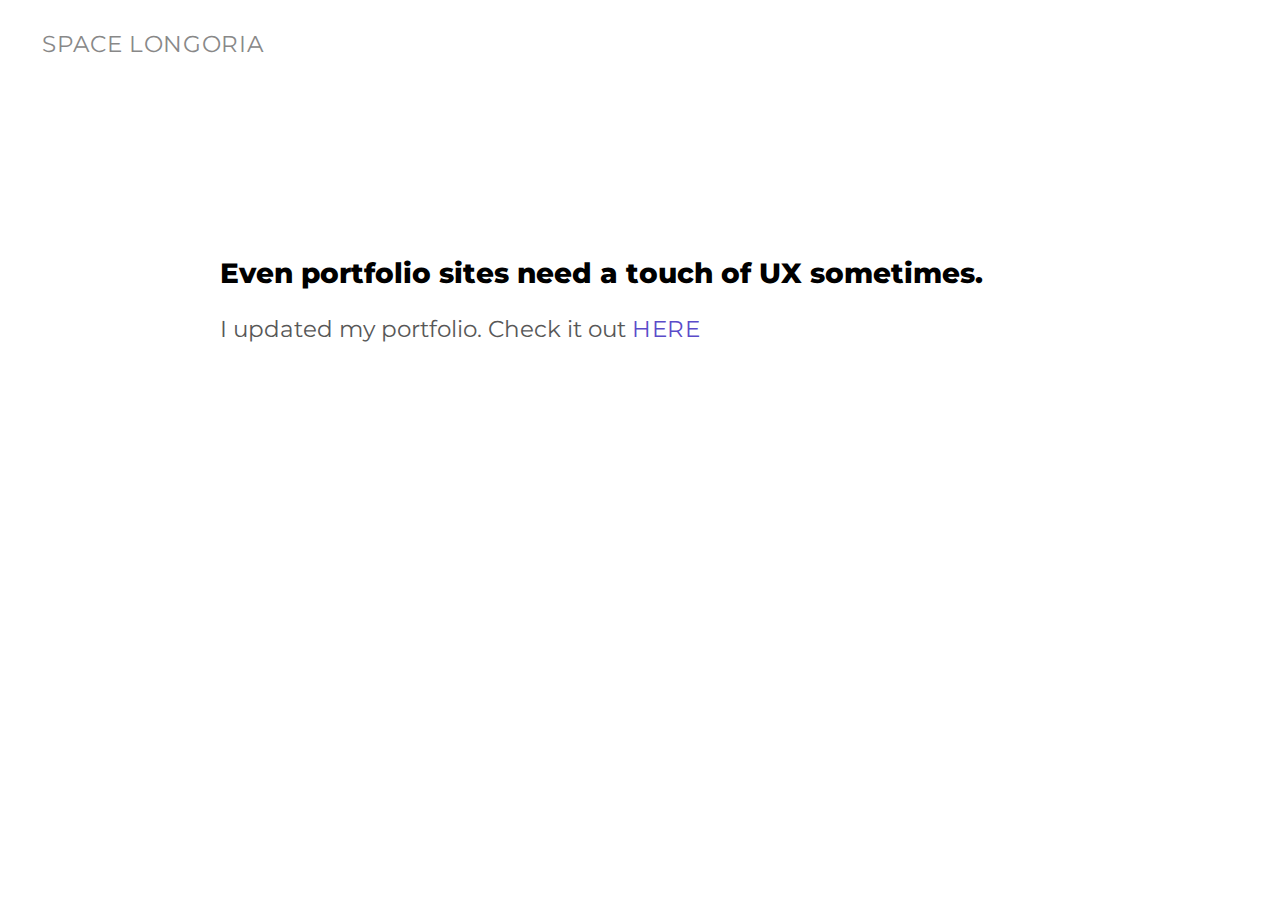
<file: index.html>
<!DOCTYPE html>
<html lang="en-us">

	<head>

		<meta charset="UTF-8">
		<meta name="viewport" content="width=device-width, initial-scale=1">

		<title>Rachel Longoria</title>

		<link href="main.css" rel="stylesheet">
		<link href="https://fonts.googleapis.com/css?family=Montserrat|Nunito:400,600,800&display=swap" rel="stylesheet">

		<link rel="icon" href="images/favicon.png" type="image/png">

	</head>

	<body>

		<header>

			<nav class="nav">

				<a class="nav-logo" href="index.html">Space Longoria</a>

			</nav>

		</header>

		<main class="about-page">

			<div>

				<h1> Even portfolio sites need a touch of UX sometimes.</h1>

				<h2> I updated my portfolio. Check it out <a href="https://spacelongoria.webflow.io/">HERE</a></h2>
				
				<h3>

			</div>


		</main>

		
	</body>

</html>
</file>
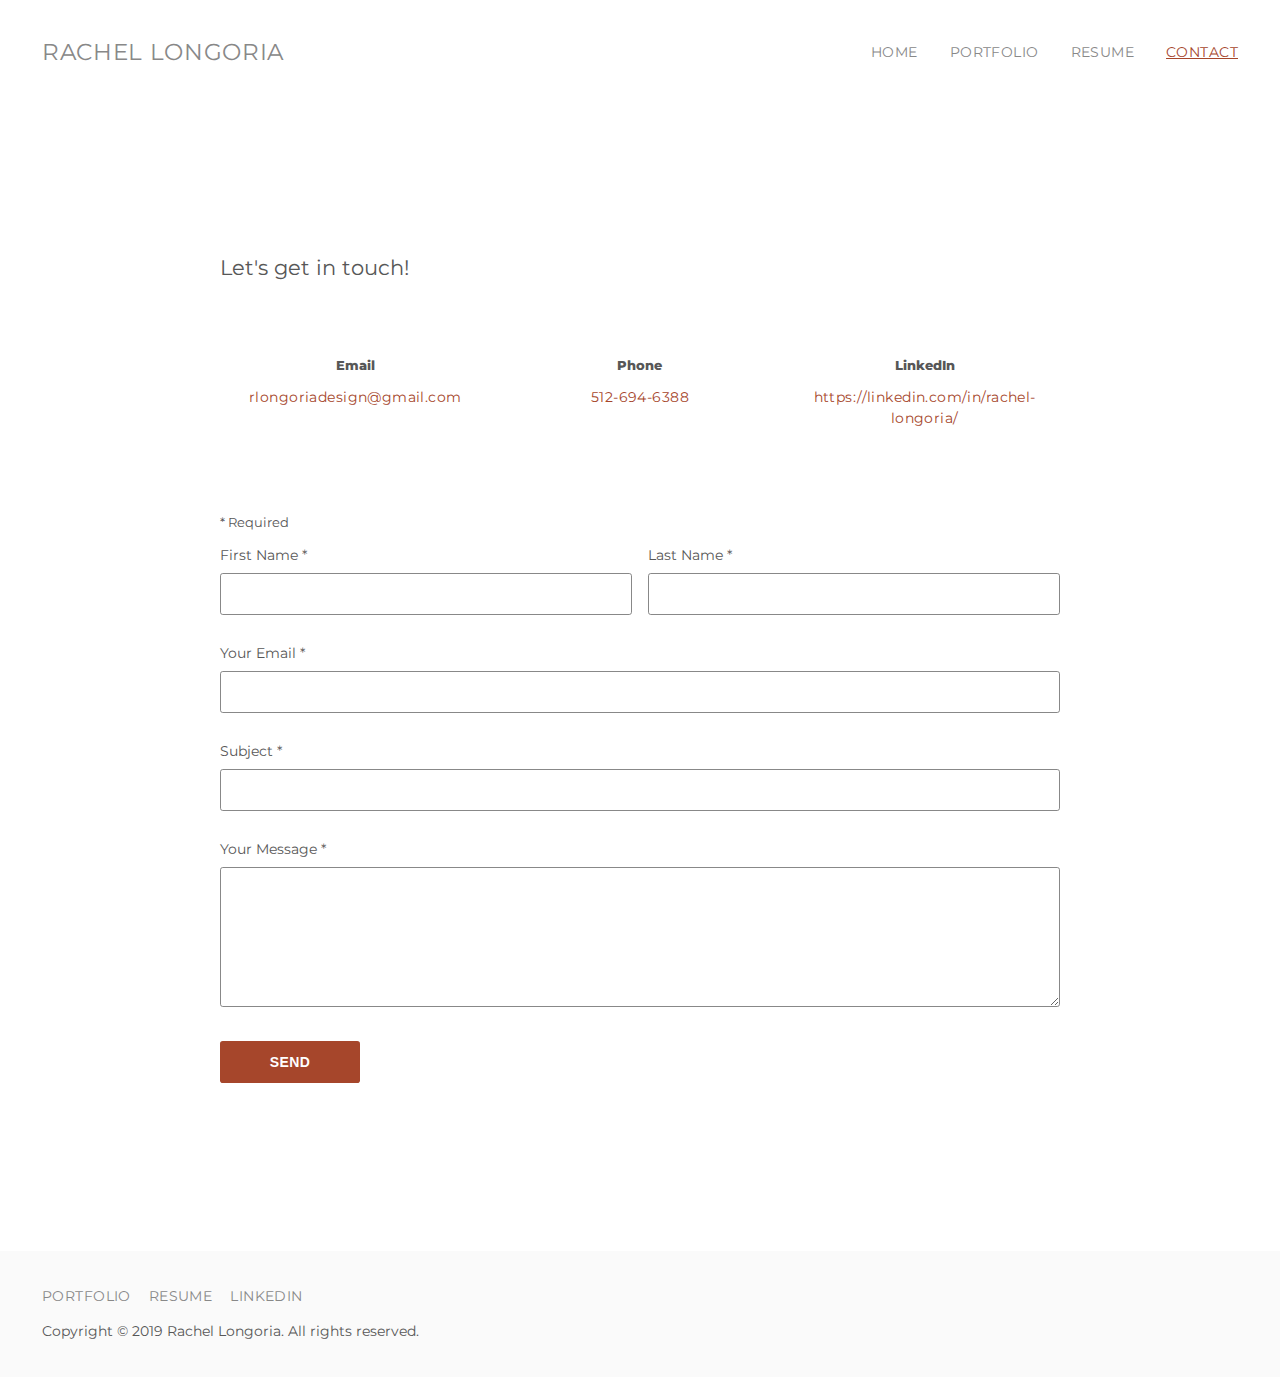
<file: contact.html>
<!DOCTYPE html>
<html lang="en-us">

	<head>

		<meta charset="UTF-8">
		<meta name="viewport" content="width=device-width, initial-scale=1">

		<title>Rachel Longoria - Contact</title>

		<link href="main.css" rel="stylesheet">
		<link href="https://fonts.googleapis.com/css?family=Montserrat|Nunito:400,600,800&display=swap" rel="stylesheet">

		<link rel="icon" href="images/favicon.png" type="image/png">

	</head>

	<body>

		<header>

			<nav class="nav">

				<a class="nav-logo" href="index.html">Rachel Longoria</a>

				<ul>

					<li><a href="index.html">Home</a></li>
					<li><a href="portfolio.html">Portfolio</a></li>
					<li><a href="resume.html">Resume</a></li>
					<li><a class="current-link" href="contact.html">Contact</a></li>

				</ul>

			</nav>

		</header>

		<main>

			<h2>Let's get in touch!</h2>

			<div class="contact-grid">

				<div class="contact-gridcard">
					<h3>Email</h3>
					<a href="mailto:rlongoriadesign@gmail.com">rlongoriadesign@gmail.com</a>

				</div>

				<div class="contact-gridcard">
					<h3>Phone</h3>
					<a href="tel:512-694-6388">512-694-6388</a>
				</div>

				<div class="contact-gridcard">
					<h3>LinkedIn</h3>
					<a href="https://linkedin.com/in/rachel-longoria/">https://linkedin.com/in/rachel-longoria/ </a>
				</div>

			</div>

			<form action="https://formspree.io/xpzwljvy" method="POST">

				<p class="form-requirement">* Required</p>

				<div class="field-pair">

					<div class="firstname">
						<label for="firstname">First Name *</label>
						<input type="text" id="firstname" name="firstname" required>
					</div>

					<div class="lastname">
						<label for="lastname">Last Name *</label>
						<input type="text" id="lastname" name="lastname" required>
					</div>

				</div>

				<label for="email">Your Email *</label>
				<input type="email" id="email" name="_replyto" required>

				<label for="subject">Subject *</label>
				<input type="text" id="subject" name="_subject" required>


				<label for="message">Your Message *</label>
				<textarea id="message" name="message"></textarea>

				<input type="submit" value="Send">

			</form>

		</main>

		<footer>

			<nav>
				<ul>
					<li><a href="portfolio.html">Portfolio</a></li>
					<li><a href="resume.html">Resume</a></li>
					<li><a href="https://linkedin.com/in/rachel-longoria/">LinkedIn</a></li>
				</ul>
			</nav>

			<p>Copyright &copy; 2019 Rachel Longoria. All rights reserved.</p>

		</footer>
		
	</body>

</html>
</file>
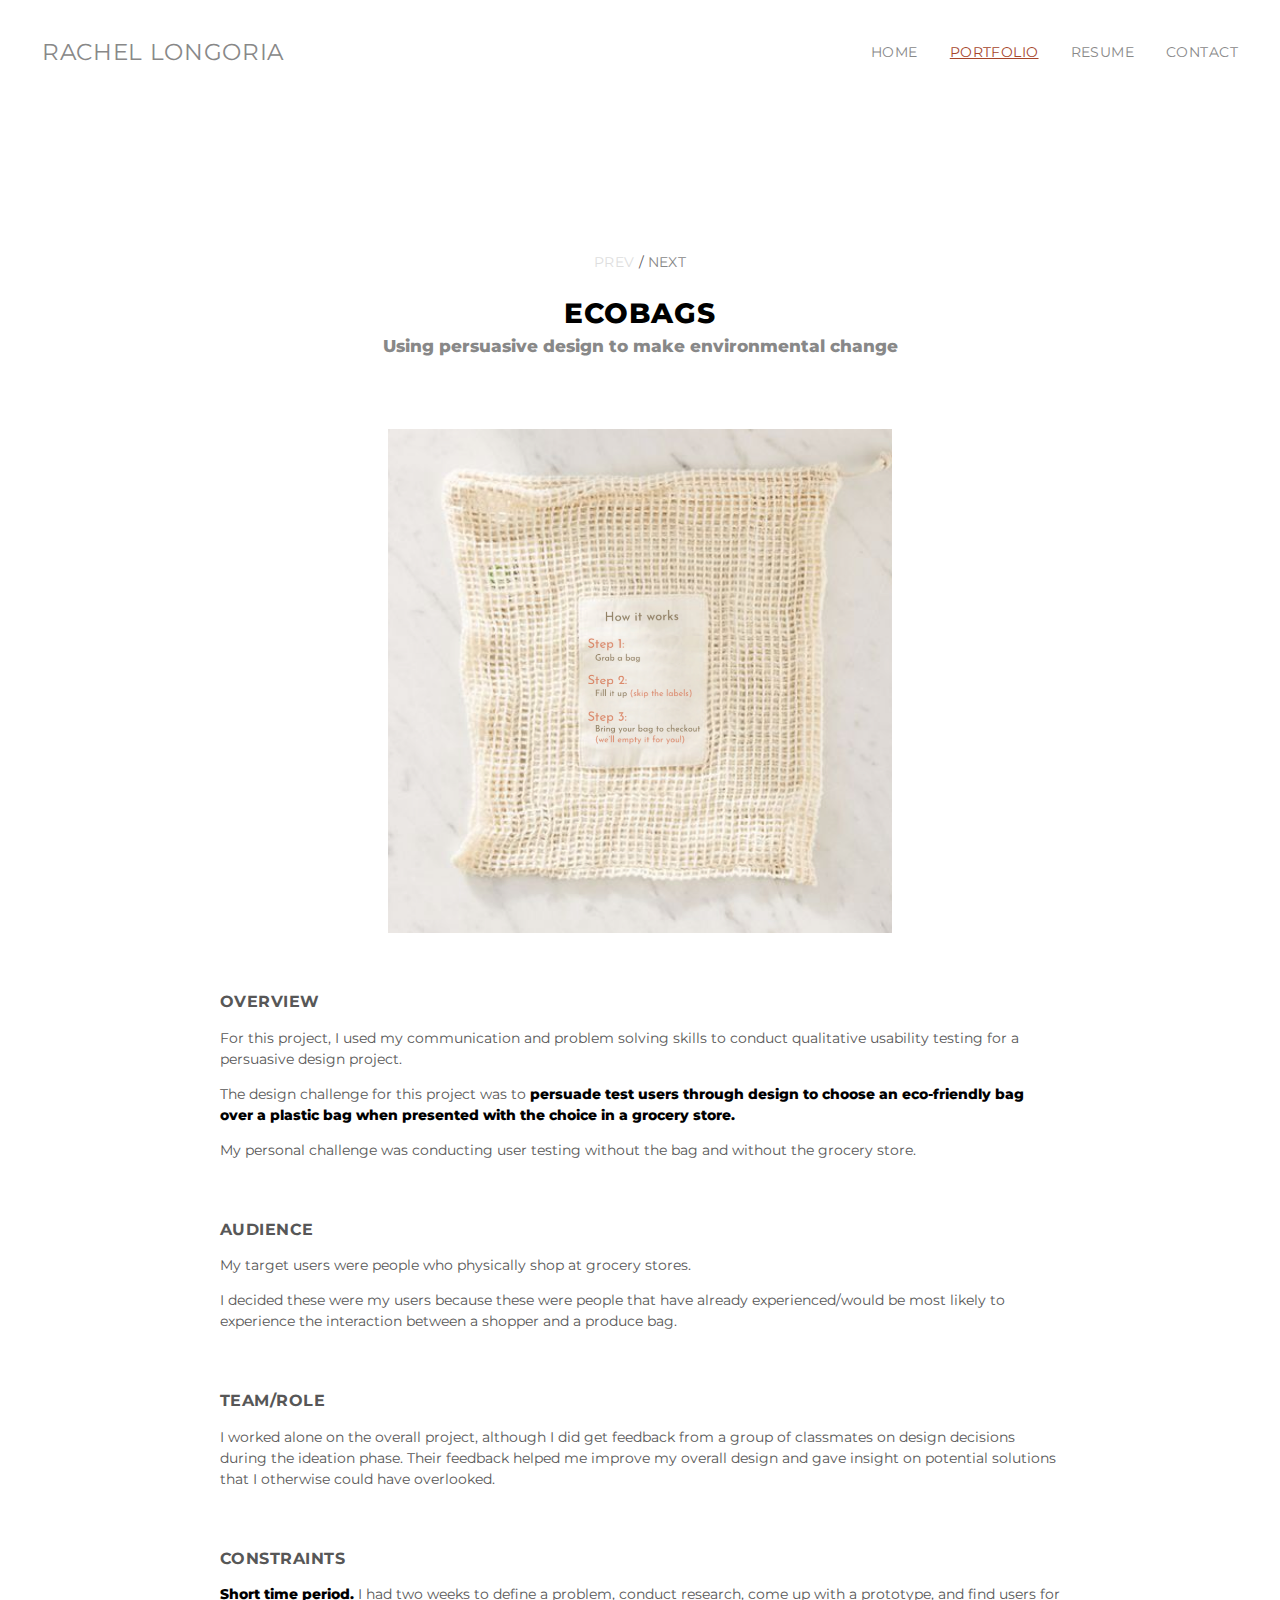
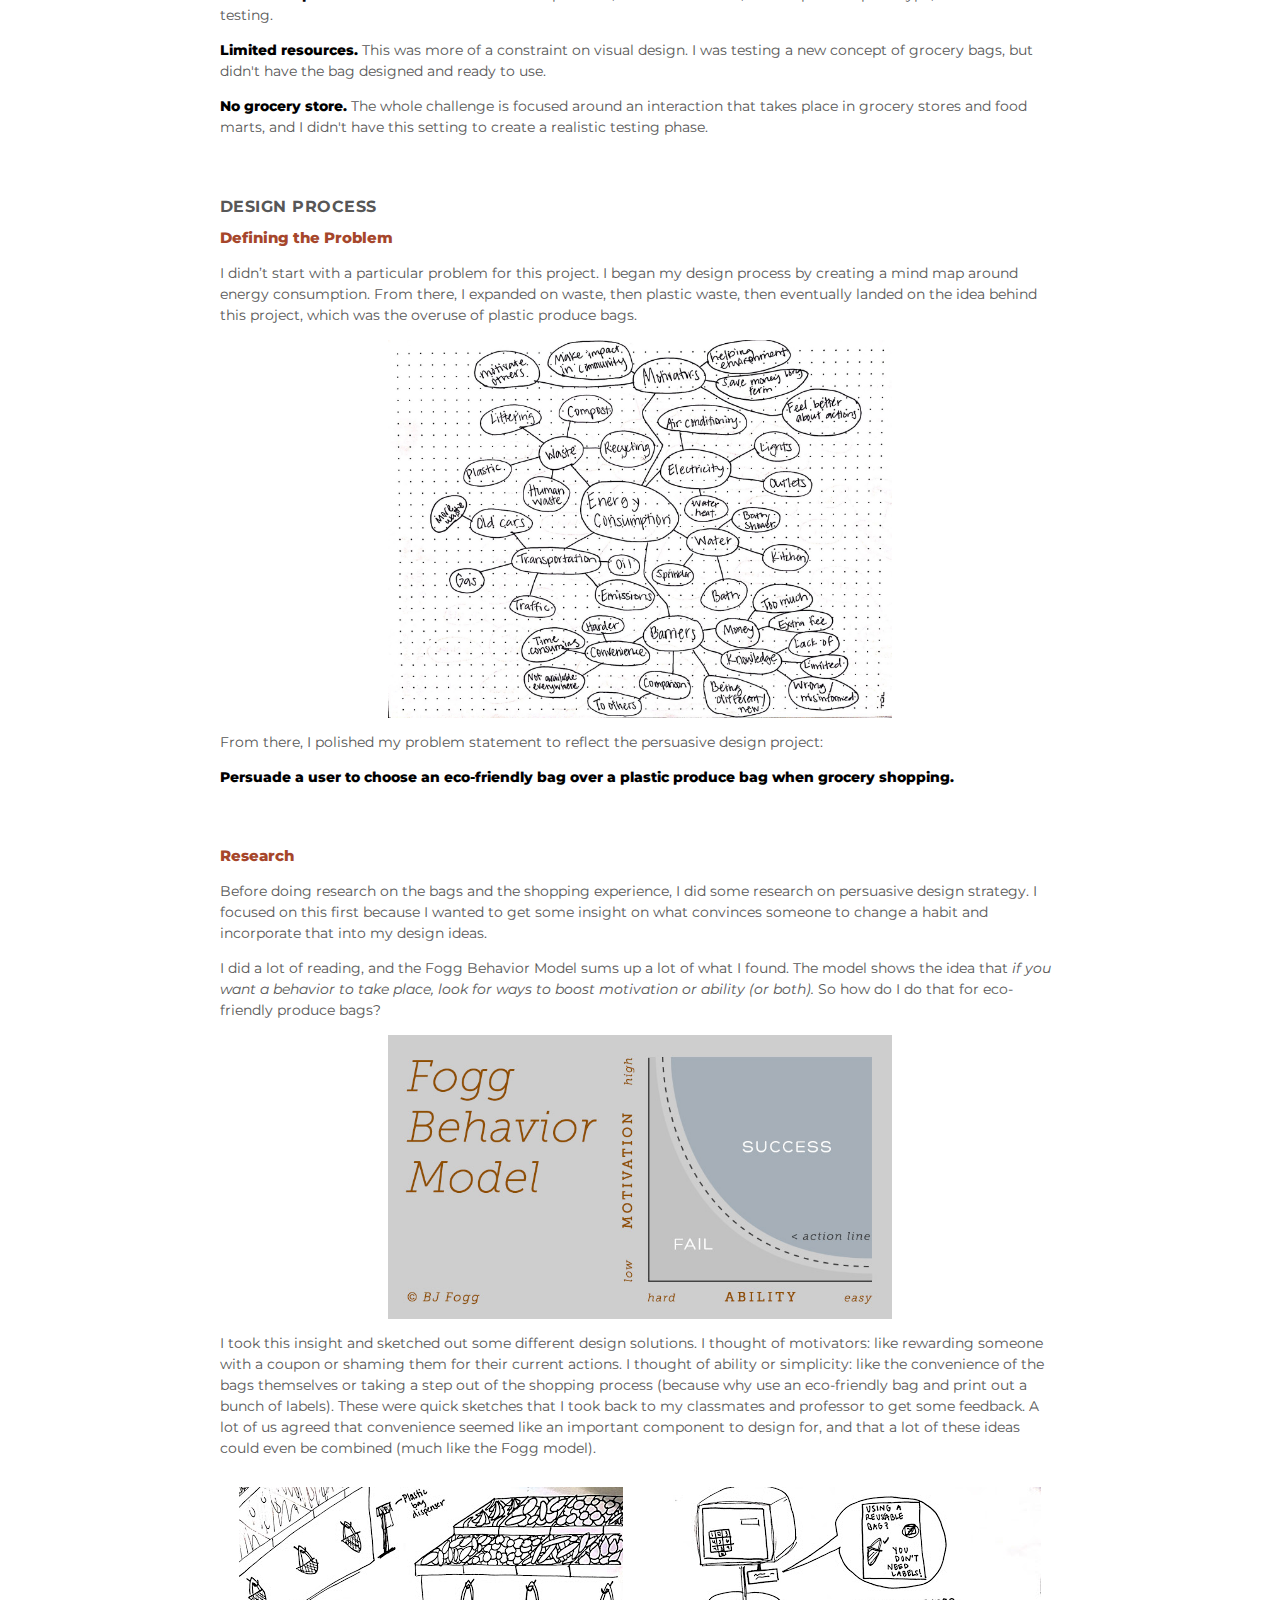
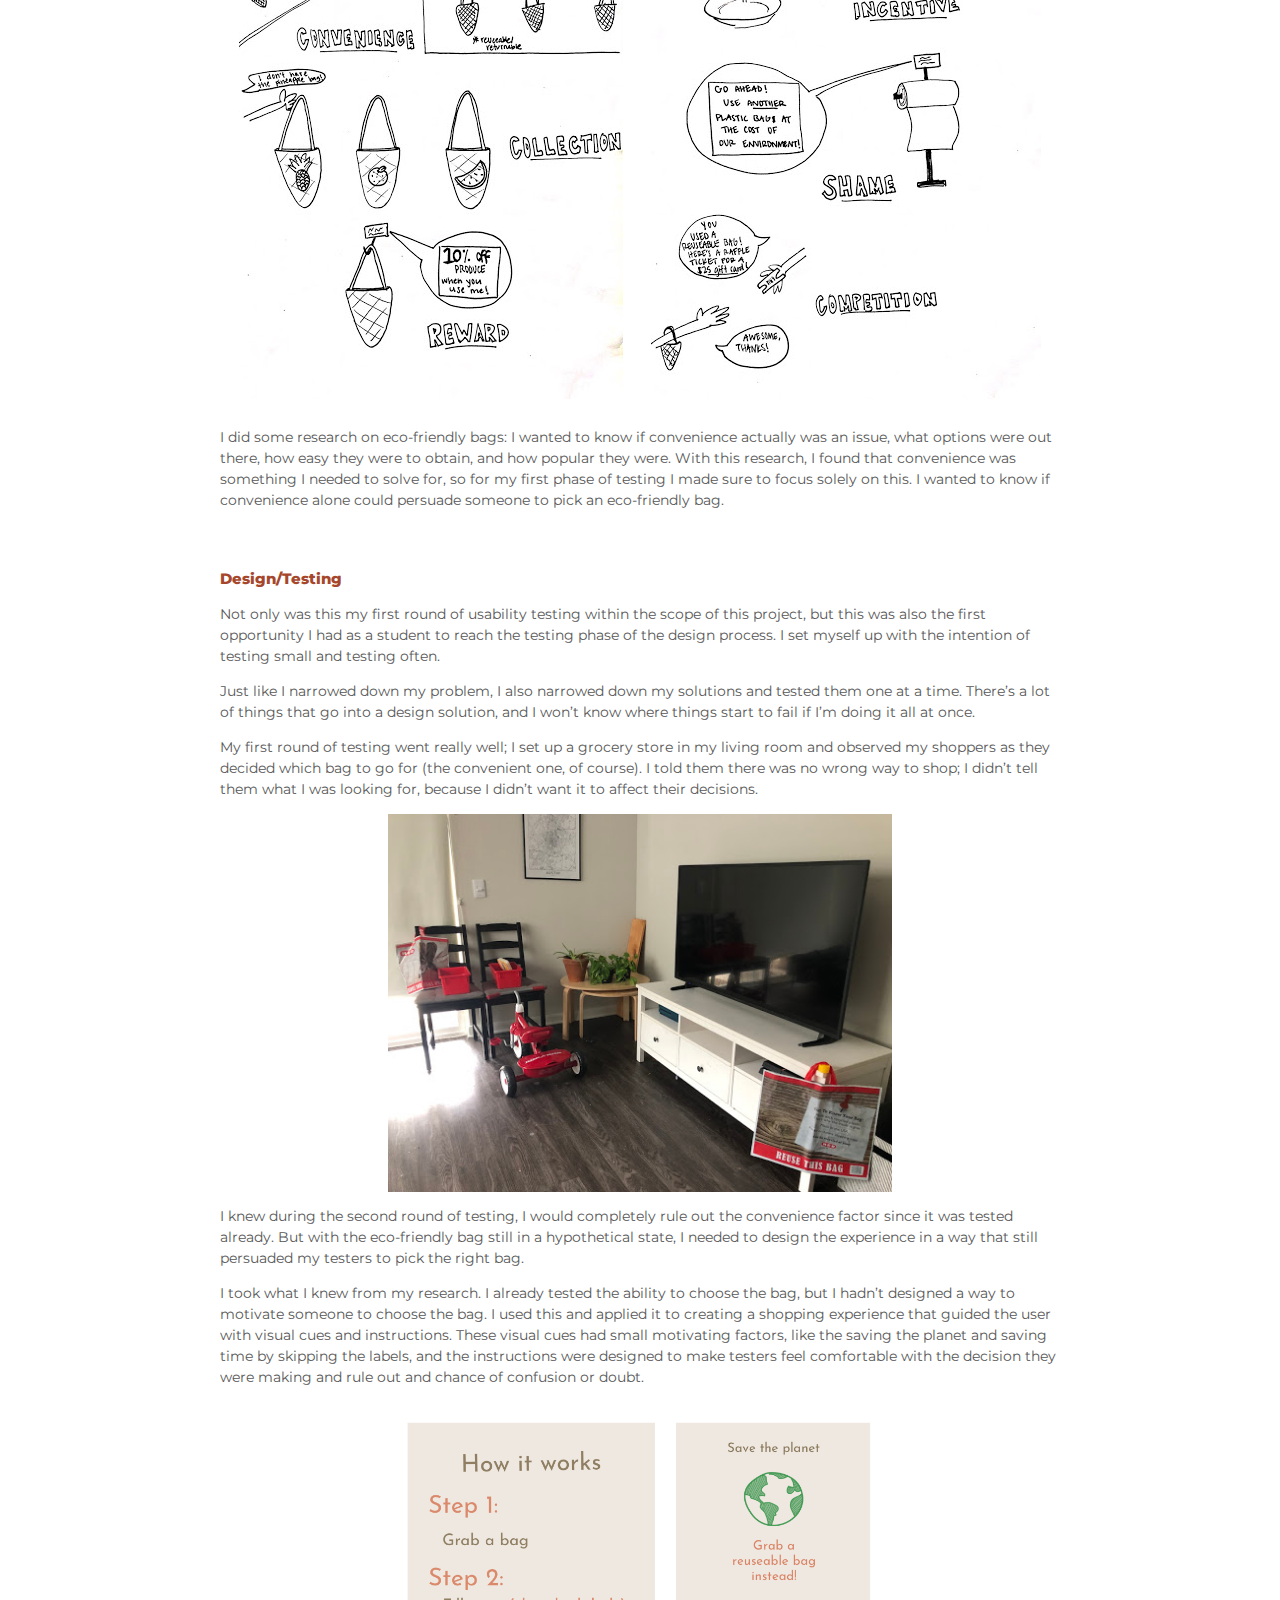
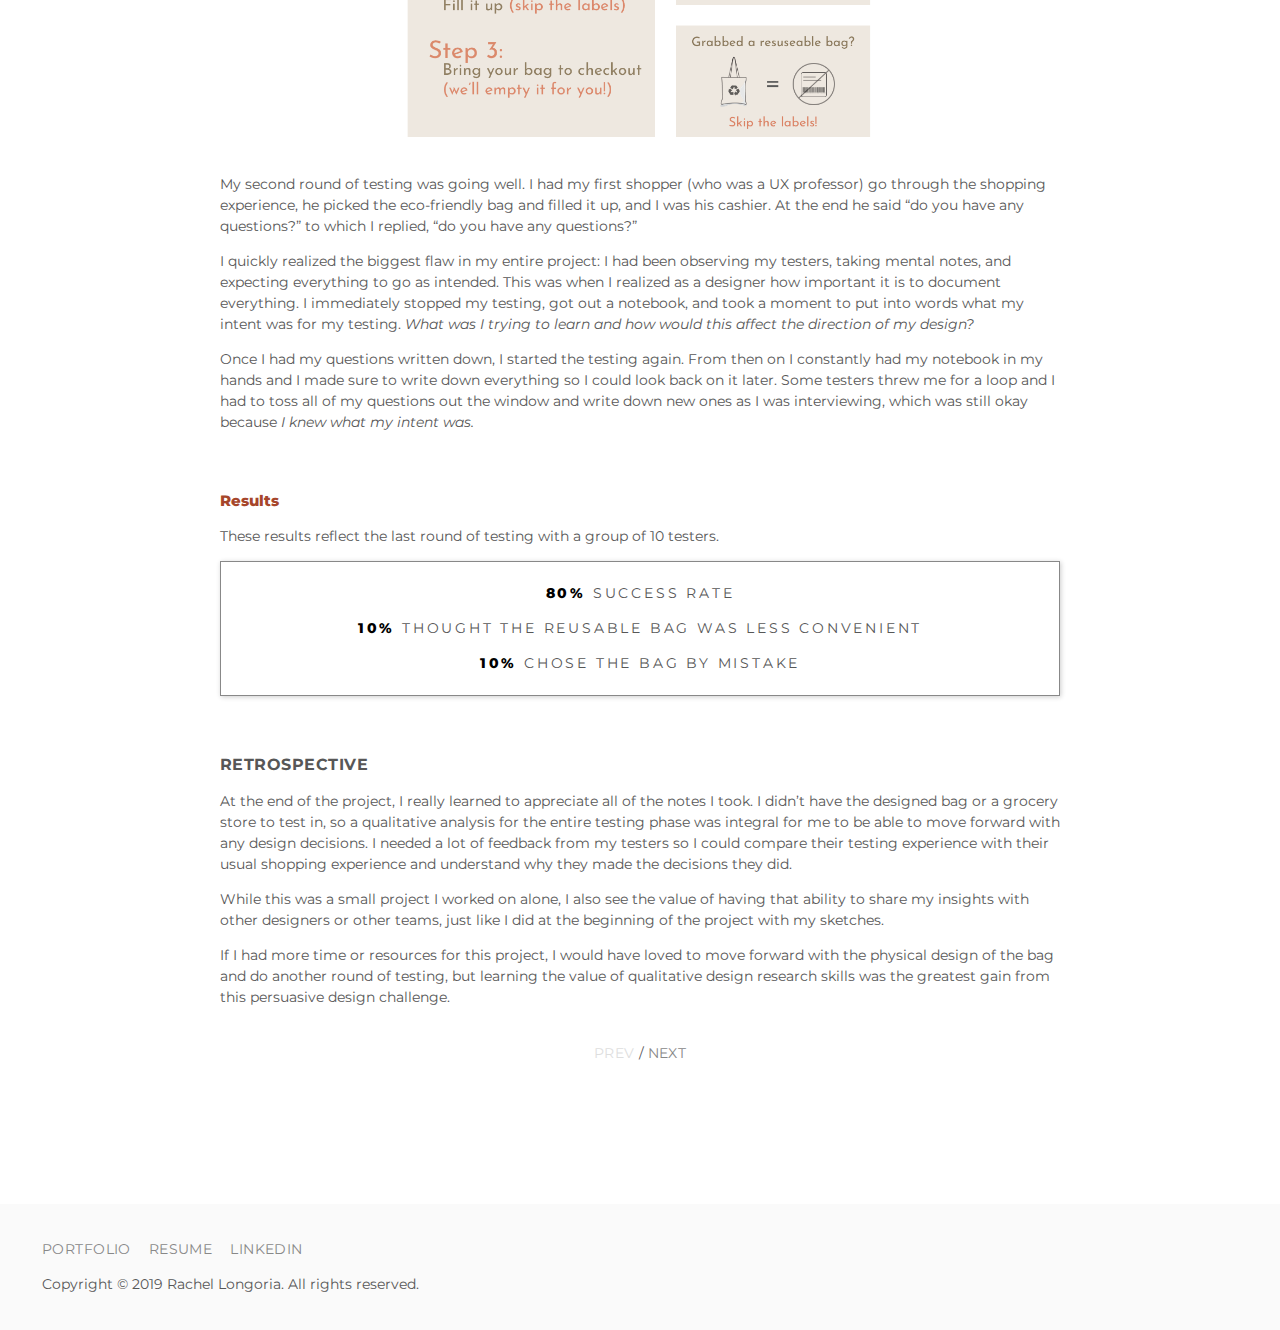
<file: ecobags.html>
<!DOCTYPE html>
<html lang="en-us">

	<head>

		<meta charset="UTF-8">
		<meta name="viewport" content="width=device-width, initial-scale=1">

		<title>Rachel Longoria - Ecobags Case Study</title>

		<link href="main.css" rel="stylesheet">
		<link href="https://fonts.googleapis.com/css?family=Montserrat|Nunito:400,600,800&display=swap" rel="stylesheet">

		<link rel="icon" href="images/favicon.png" type="image/png">

	</head>

	<body>

		<header>

			<nav class="nav">

				<a class="nav-logo" href="index.html">Rachel Longoria</a>

				<ul>

					<li><a href="index.html">Home</a></li>
					<li><a class="current-link" href="portfolio.html">Portfolio</a></li>
					<li><a href="resume.html">Resume</a></li>
					<li><a href="contact.html">Contact</a></li>

				</ul>

			</nav>

		</header>

		<main class="portfolio-piece">
			
			<nav class="portfolio-second-nav">
				
				<a class="disabled">prev</a> / <a href="freshpro.html">next</a>

			</nav>

			<div class="primary-title">

				<h1>Ecobags</h1>
				<p>Using persuasive design to make environmental change</p>

			</div>

			<img src="images/ecobags/ecobag-main.png" alt="Ecobags - Using persuasive design to make environmental change">

			<h3>Overview</h3>

			<p>For this project, I used my communication and problem solving skills to conduct qualitative usability testing for a persuasive design project.</p>

			<p>The design challenge for this project was to <b>persuade test users through design to choose an eco-friendly bag over a plastic bag when presented with the choice in a grocery store.</b></p>

			<p>My personal challenge was conducting user testing without the bag and without the grocery store.</p>

			<h3>Audience</h3>

			<p>My target users were people who physically shop at grocery stores.</p>

			<p>I decided these were my users because these were people that have already experienced/would be most likely to experience the interaction between a shopper and a produce bag.</p>

			<h3>Team/Role</h3>

			<p>I worked alone on the overall project, although I did get feedback from a group of classmates on design decisions during the ideation phase. Their feedback helped me improve my overall design and gave insight on potential solutions that I otherwise could have overlooked.</p>

			<h3>Constraints</h3>

			<p><b>Short time period.</b> I had two weeks to define a problem, conduct research, come up with a prototype, and find users for testing.</p>

			<p><b>Limited resources.</b> This was more of a constraint on visual design. I was testing a new concept of grocery bags, but didn't have the bag designed and ready to use.</p>

			<p><b>No grocery store.</b> The whole challenge is focused around an interaction that takes place in grocery stores and food marts, and I didn't have this setting to create a realistic testing phase.</p>

			<div class="secondary-title">

				<h3>Design Process</h3>
				<h4>Defining the Problem</h4>

			</div>

			<p>I didn’t start with a particular problem for this project. I began my design process by creating a mind map around energy consumption. From there, I expanded on waste, then plastic waste, then eventually landed on the idea behind this project, which was the overuse of plastic produce bags.</p>

			<img src="images/ecobags/mind-map.jpg" alt="Ecobags - Mind Map">
			

			<p>From there, I polished my problem statement to reflect the persuasive design project:</p>

			<p><b>Persuade a user to choose an eco-friendly bag over a plastic produce bag when grocery shopping.</b></p>

			<h4>Research</h4>

			<p>Before doing research on the bags and the shopping experience, I did some research on persuasive design strategy. I focused on this first because I wanted to get some insight on what convinces someone to change a habit and incorporate that into my design ideas.</p>

			<p>I did a lot of reading, and the Fogg Behavior Model sums up a lot of what I found. The model shows the idea that <i>if you want a behavior to take place, look for ways to boost motivation or ability (or both).</i> So how do I do that for eco-friendly produce bags?</p>

			<img src="images/ecobags/fogg-behavior-model.jpg" alt="Fogg Behavior Model">

			<p>I took this insight and sketched out some different design solutions. I thought of motivators: like rewarding someone with a coupon or shaming them for their current actions. I thought of ability or simplicity: like the convenience of the bags themselves or taking a step out of the shopping process (because why use an eco-friendly bag and print out a bunch of labels). These were quick sketches that I took back to my classmates and professor to get some feedback. A lot of us agreed that convenience seemed like an important component to design for, and that a lot of these ideas could even be combined (much like the Fogg model).</p>

			<div class="portfolio-artifact2">

				<img src="images/ecobags/ideation1.jpg" alt="Ecobags - Ideation">
				<img src="images/ecobags/ideation2.jpg" alt="Ecobags - Ideation">

			</div>

			<p>I did some research on eco-friendly bags: I wanted to know if convenience actually was an issue, what options were out there, how easy they were to obtain, and how popular they were. With this research, I found that convenience was something I needed to solve for, so for my first phase of testing I made sure to focus solely on this. I wanted to know if convenience alone could persuade someone to pick an eco-friendly bag.</p>

			<h4>Design/Testing</h4>

			<p>Not only was this my first round of usability testing within the scope of this project, but this was also the first opportunity I had as a student to reach the testing phase of the design process. I set myself up with the intention of testing small and testing often.</p>

			<p>Just like I narrowed down my problem, I also narrowed down my solutions and tested them one at a time. There’s a lot of things that go into a design solution, and I won’t know where things start to fail if I’m doing it all at once.</p>

			<p>My first round of testing went really well; I set up a grocery store in my living room and observed my shoppers as they decided which bag to go for (the convenient one, of course). I told them there was no wrong way to shop; I didn’t tell them what I was looking for, because I didn’t want it to affect their decisions.</p>

			<img src="images/ecobags/testing.jpg" alt="Ecobags - Testing 1">

			<p>I knew during the second round of testing, I would completely rule out the convenience factor since it was tested already. But with the eco-friendly bag still in a hypothetical state, I needed to design the experience in a way that still persuaded my testers to pick the right bag.</p>

			<p>I took what I knew from my research. I already tested the ability to choose the bag, but I hadn’t designed a way to motivate someone to choose the bag. I used this and applied it to creating a shopping experience that guided the user with visual cues and instructions. These visual cues had small motivating factors, like the saving the planet and saving time by skipping the labels, and the instructions were designed to make testers feel comfortable with the decision they were making and rule out and chance of confusion or doubt.</p>

			<img src="images/ecobags/ecobag-labels.png" alt="Ecobags - Visual Design">

			<p>My second round of testing was going well. I had my first shopper (who was a UX professor) go through the shopping experience, he picked the eco-friendly bag and filled it up, and I was his cashier. At the end he said “do you have any questions?” to which I replied, “do you have any questions?”</p>

			<p>I quickly realized the biggest flaw in my entire project: I had been observing my testers, taking mental notes, and expecting everything to go as intended. This was when I realized as a designer how important it is to document everything. I immediately stopped my testing, got out a notebook, and took a moment to put into words what my intent was for my testing. <i>What was I trying to learn and how would this affect the direction of my design?</i></p>

			<p>Once I had my questions written down, I started the testing again. From then on I constantly had my notebook in my hands and I made sure to write down everything so I could look back on it later. Some testers threw me for a loop and I had to toss all of my questions out the window and write down new ones as I was interviewing, which was still okay because <i>I knew what my intent was.</i></p>

			<h4>Results</h4>

			<p>These results reflect the last round of testing with a group of 10 testers.</p>

			<div class="ecobag-results">

				<p><b>80%</b> Success rate</p>
				<p><b>10%</b> Thought the reusable bag was less convenient</p>
				<p><b>10%</b> Chose the bag by mistake</p>

			</div>

			<h3>Retrospective</h3>

			<p>At the end of the project, I really learned to appreciate all of the notes I took. I didn’t have the designed bag or a grocery store to test in, so a qualitative analysis for the entire testing phase was integral for me to be able to move forward with any design decisions. I needed a lot of feedback from my testers so I could compare their testing experience with their usual shopping experience and understand why they made the decisions they did.</p>

			<p>While this was a small project I worked on alone, I also see the value of having that ability to share my insights with other designers or other teams, just like I did at the beginning of the project with my sketches.</p>

			<p>If I had more time or resources for this project, I would have loved to move forward with the physical design of the bag and do another round of testing, but learning the value of qualitative design research skills was the greatest gain from this persuasive design challenge.</p>

			<br>

			<nav class="portfolio-second-nav">
				
				<a class="disabled">prev</a> / <a href="freshpro.html">next</a>

			</nav>

		</main>

		<footer>

			<nav>
				<ul>
					<li><a href="portfolio.html">Portfolio</a></li>
					<li><a href="resume.html">Resume</a></li>
					<li><a href="https://linkedin.com/in/rachel-longoria/">LinkedIn</a></li>
				</ul>
			</nav>

			<p>Copyright &copy; 2019 Rachel Longoria. All rights reserved.</p>

		</footer>
		
	</body>

</html>
</file>
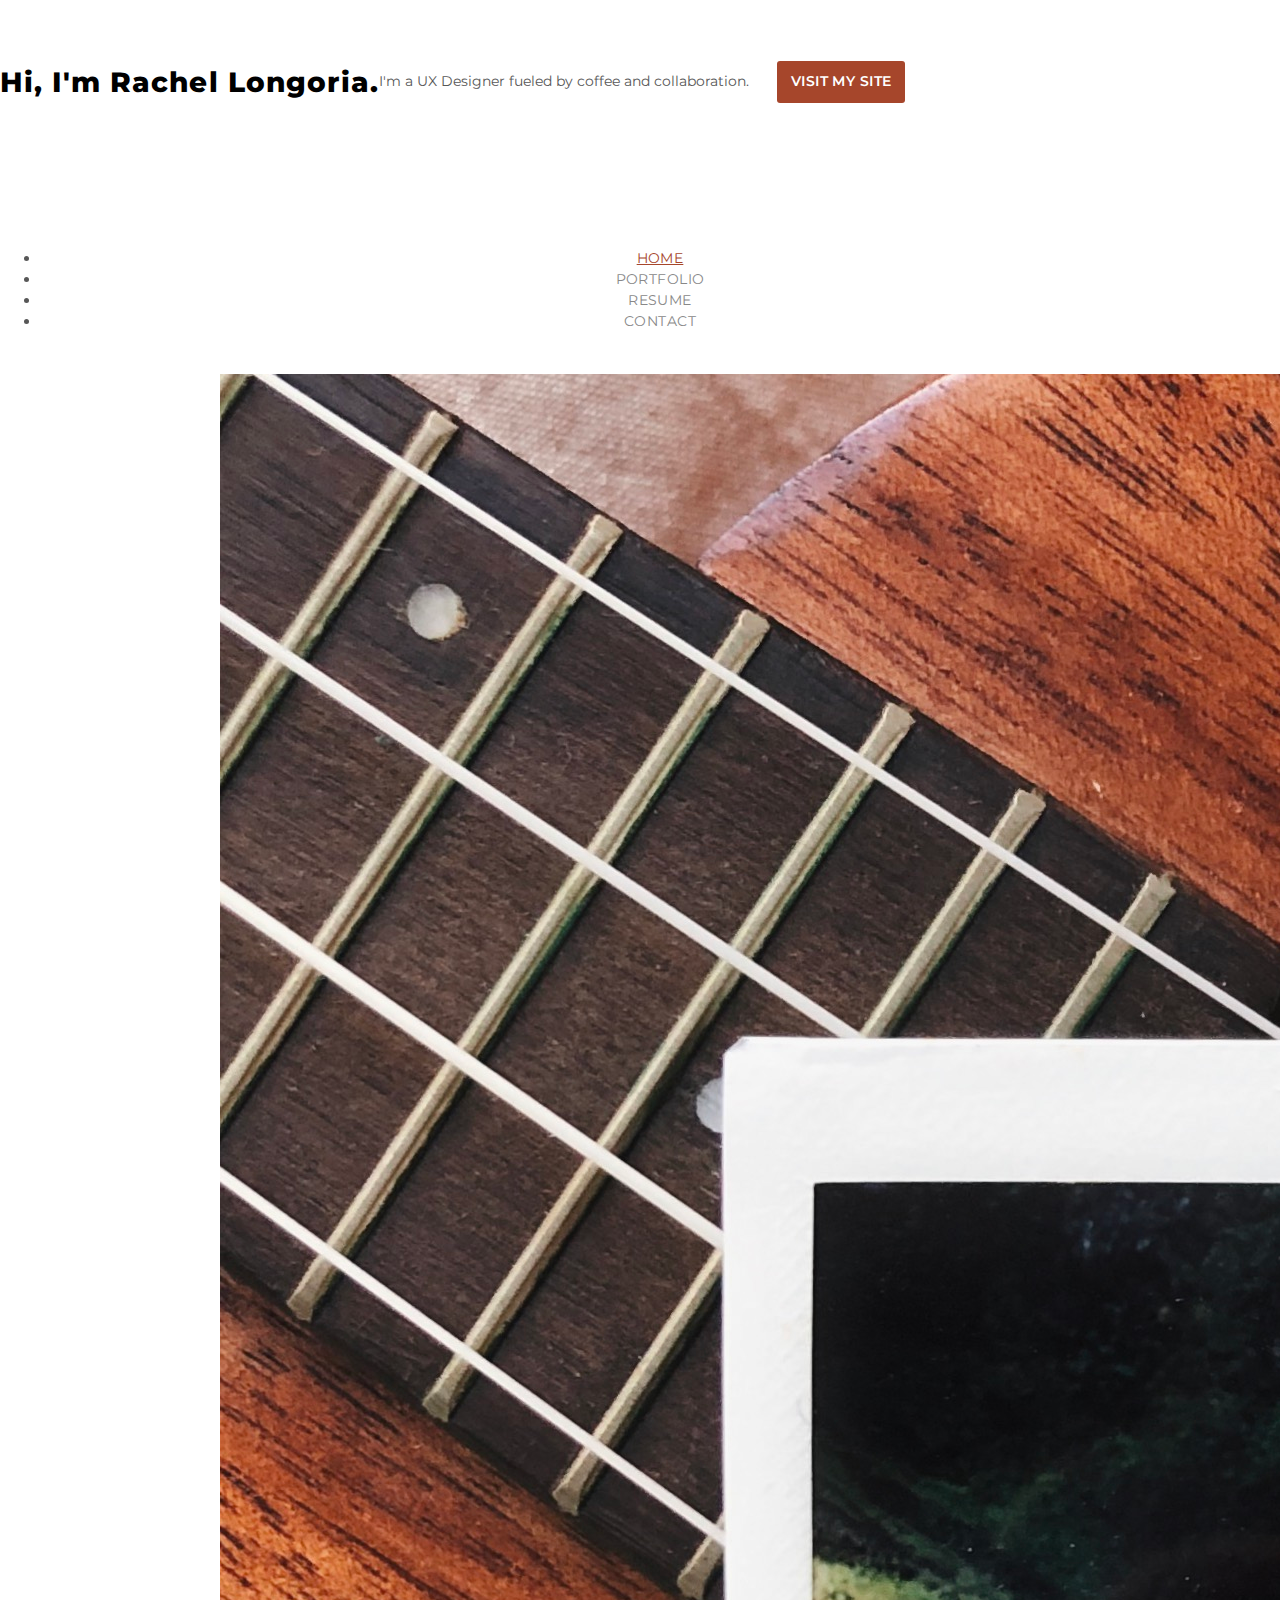
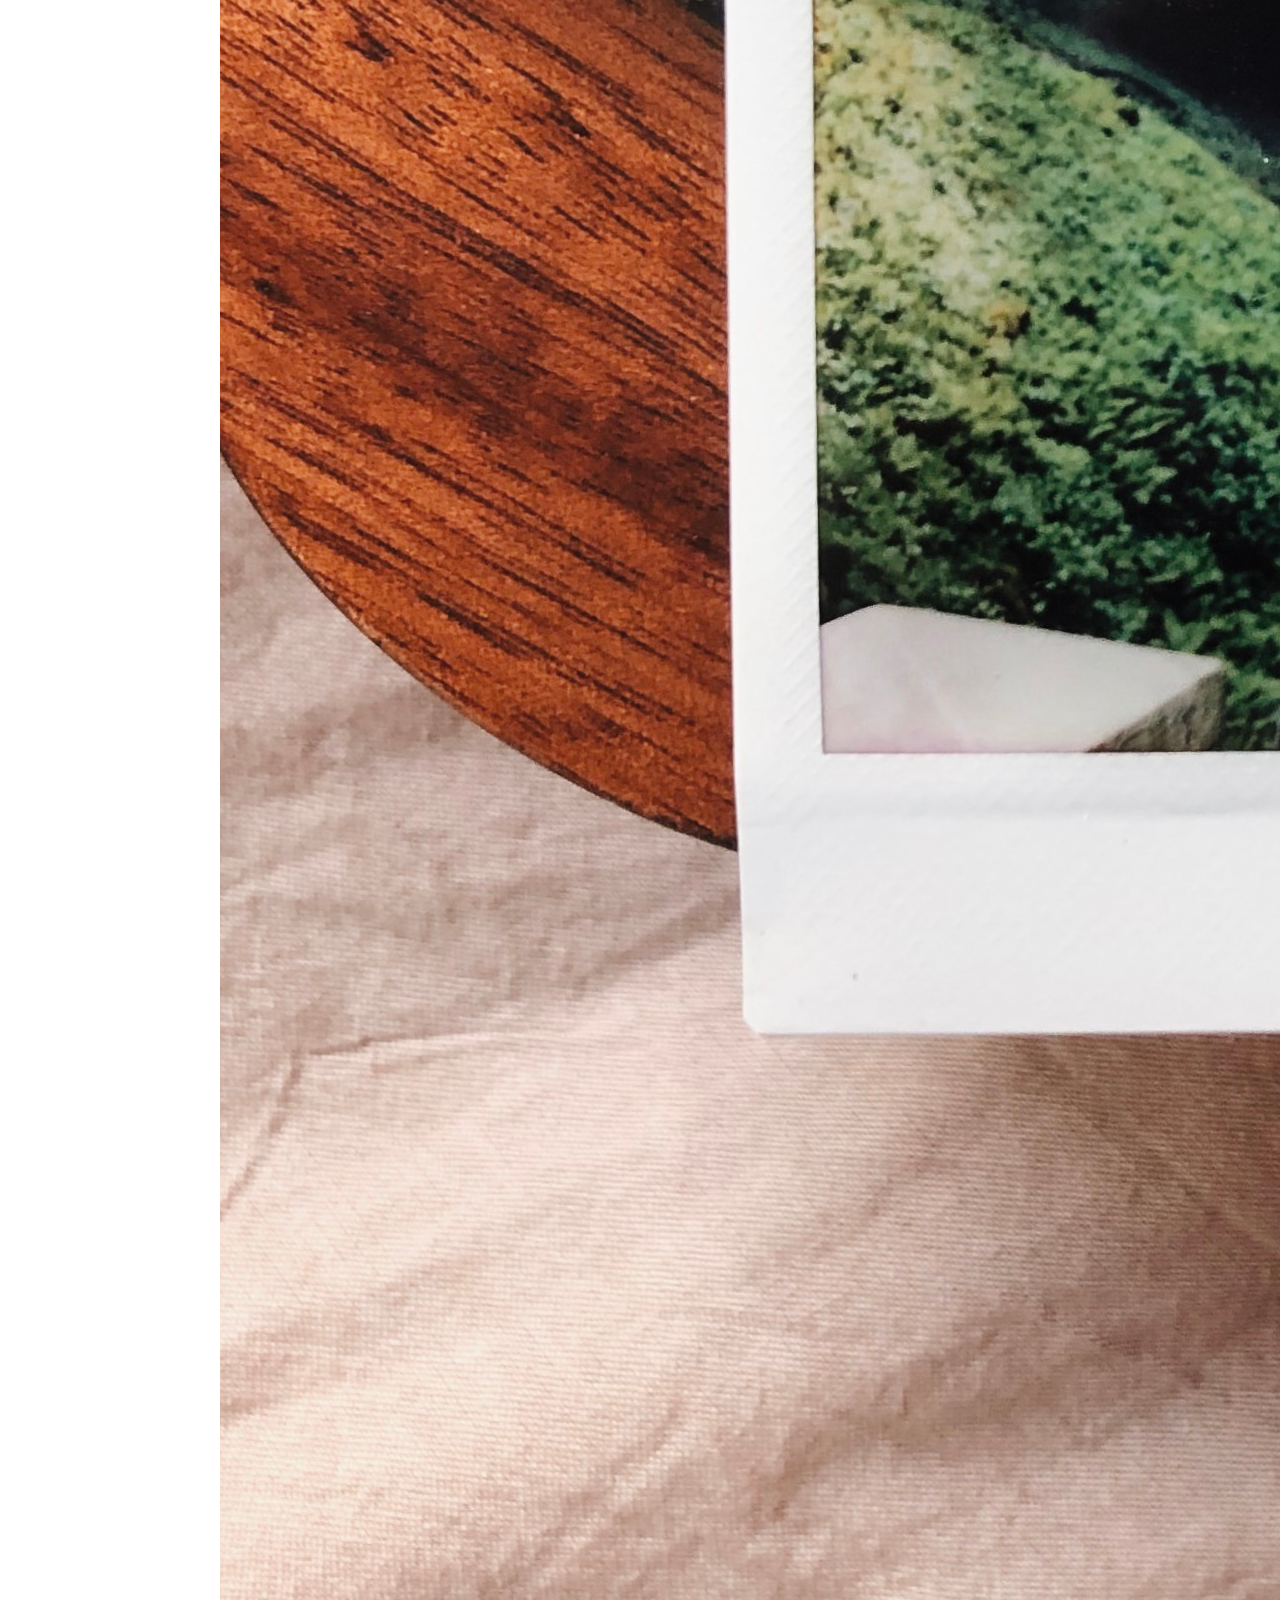
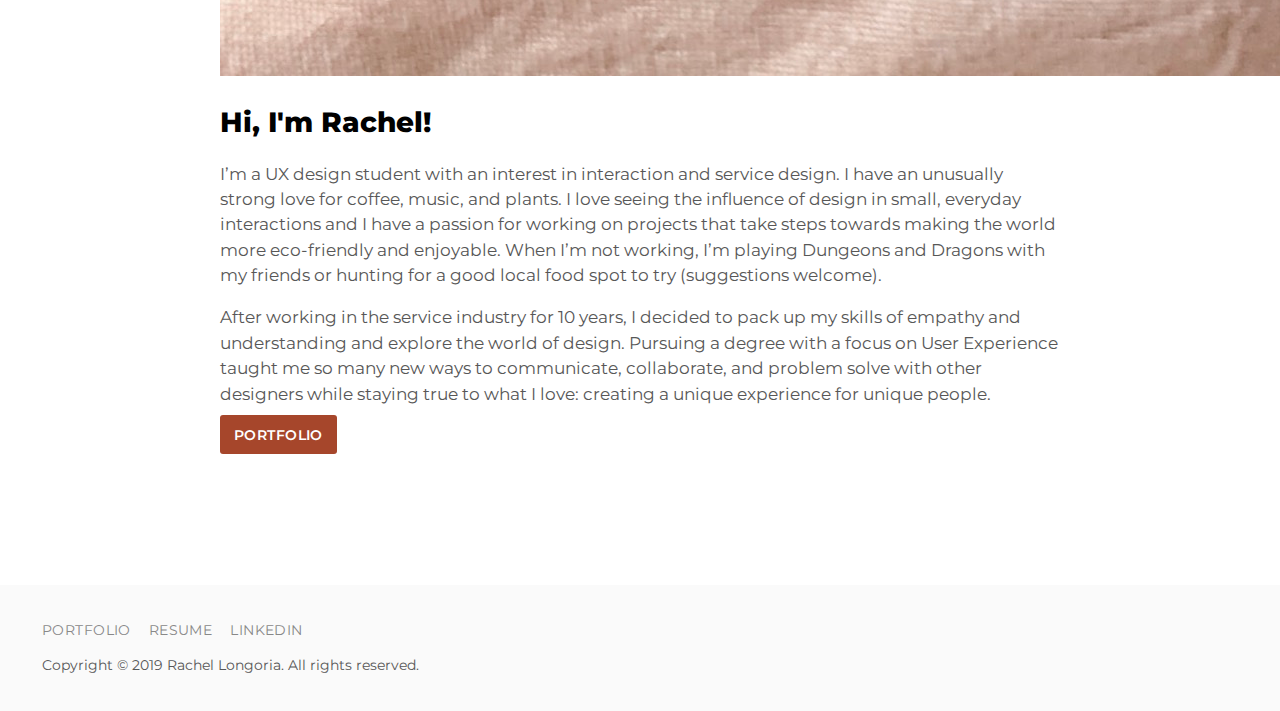
<file: index-original.html>
<!DOCTYPE html>
<html lang="en-us">

	<head>

		<meta charset="UTF-8">
		<meta name="viewport" content="width=device-width, initial-scale=1">

		<title>Rachel Longoria - UX Designer</title>

		<link href="main.css" rel="stylesheet">
		<link href="https://fonts.googleapis.com/css?family=Montserrat|Nunito:400,600,800&display=swap" rel="stylesheet">

		<link rel="icon" href="images/favicon.png" type="image/png">

	</head>

	<body>

		<header>

			<div class="hero">

				<h1>Hi, I'm Rachel Longoria.</h1>

				<p>I'm a UX Designer fueled by coffee and collaboration.</p>

				<a class="button" href="#navigation">Visit my site</button></a>

			</div>

			<nav id="navigation">

				<ul>

					<li><a class="current-link" href="index.html">Home</a></li>
					<li><a href="portfolio.html">Portfolio</a></li>
					<li><a href="resume.html">Resume</a></li>
					<li><a href="contact.html">Contact</a></li>

				</ul>

			</nav>

		</header>

		<main class="about-page">

			<img src="images/about-picture.jpg" alt="Rachel Longoria">

			<div>

				<h1>Hi, I'm Rachel!</h1>

				<p>I’m a UX design student with an interest in interaction and service design. I have an unusually strong love for coffee, music, and plants. I love seeing the influence of design in small, everyday interactions and I have a passion for working on projects that take steps towards making the world more eco-friendly and enjoyable. When I’m not working, I’m playing Dungeons and Dragons with my friends or hunting for a good local food spot to try (suggestions welcome).</p>

				<p>After working in the service industry for 10 years, I decided to pack up my skills of empathy and understanding and explore the world of design. Pursuing a degree with a focus on User Experience taught me so many new ways to communicate, collaborate, and problem solve with other designers while staying true to what I love: creating a unique experience for unique people.</p>

				<a class="button" href="portfolio.html">Portfolio</a>

			</div>

		</main>

		<footer>

			<nav>
				<ul>
					<li><a href="portfolio.html">Portfolio</a></li>
					<li><a href="resume.html">Resume</a></li>
					<li><a href="https://linkedin.com/in/rachel-longoria/">LinkedIn</a></li>
				</ul>
			</nav>

			<p>Copyright &copy; 2019 Rachel Longoria. All rights reserved.</p>

		</footer>
		
	</body>

</html>
</file>
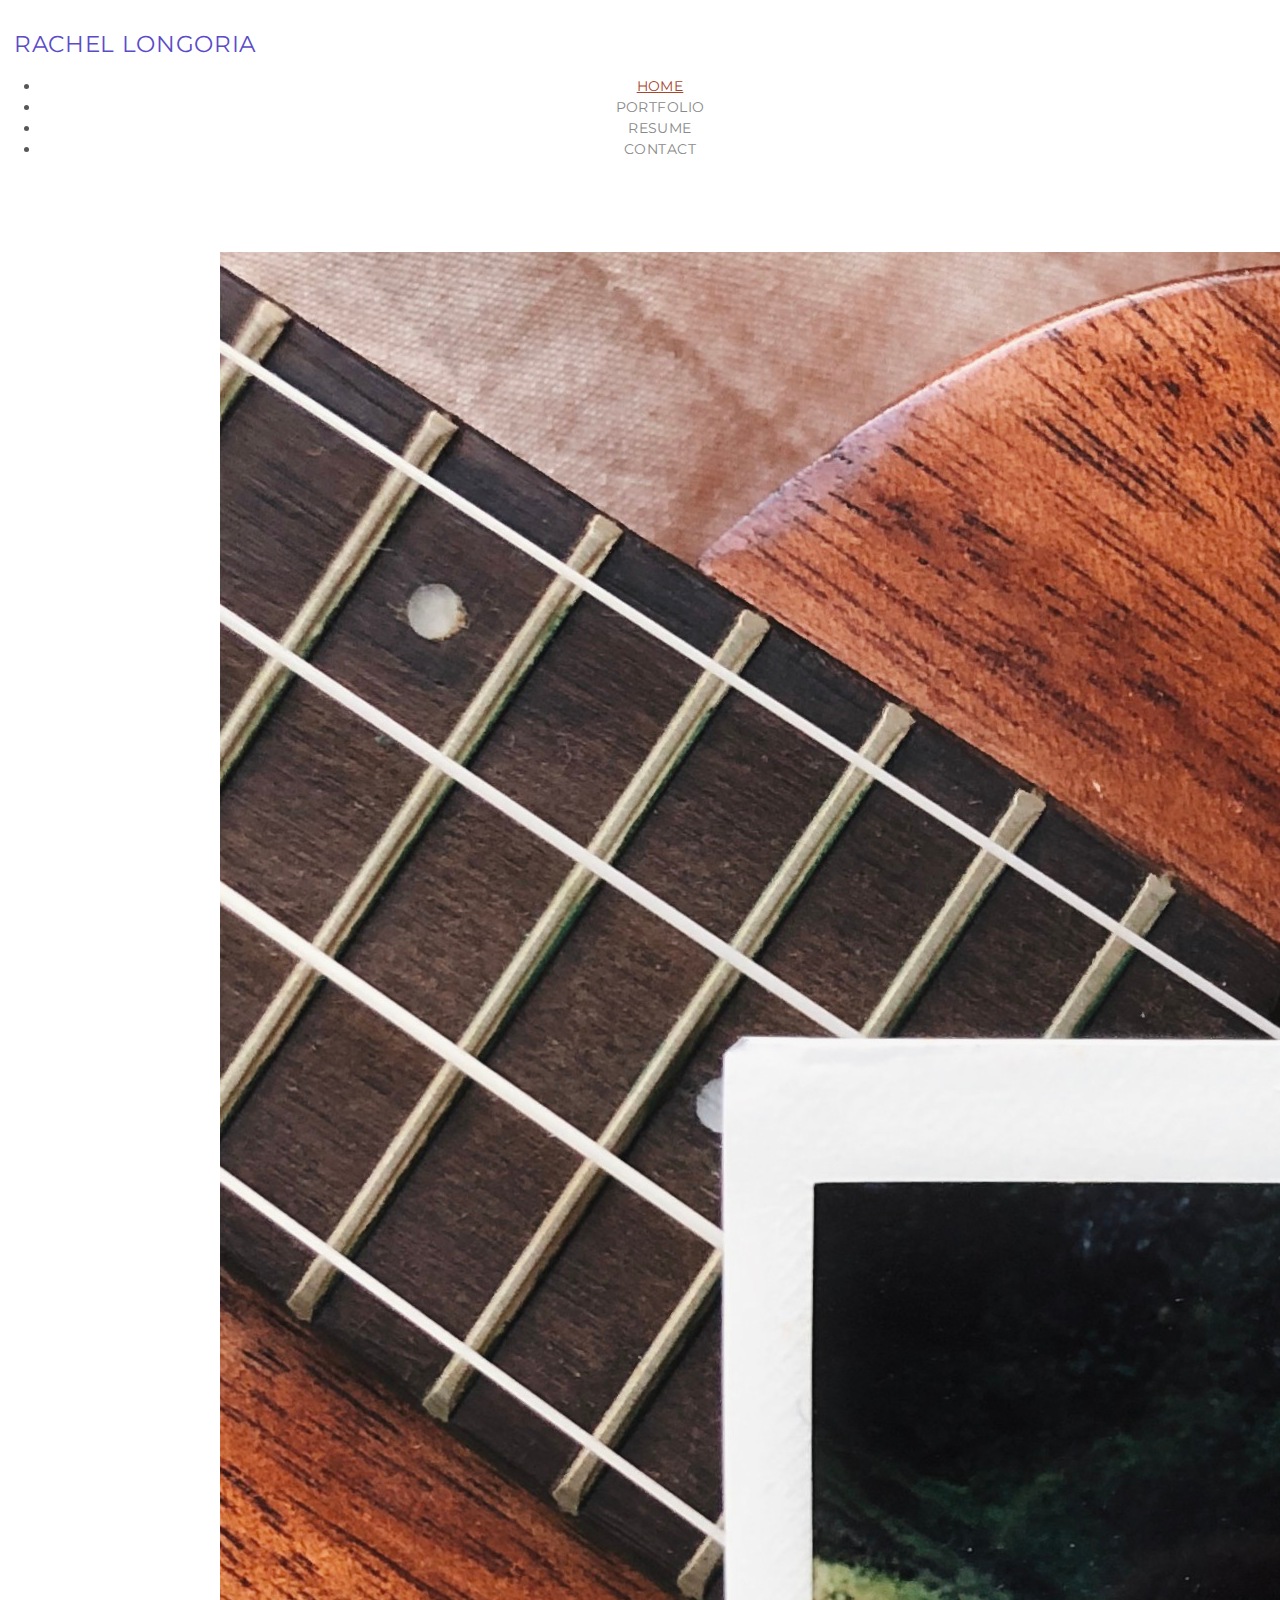
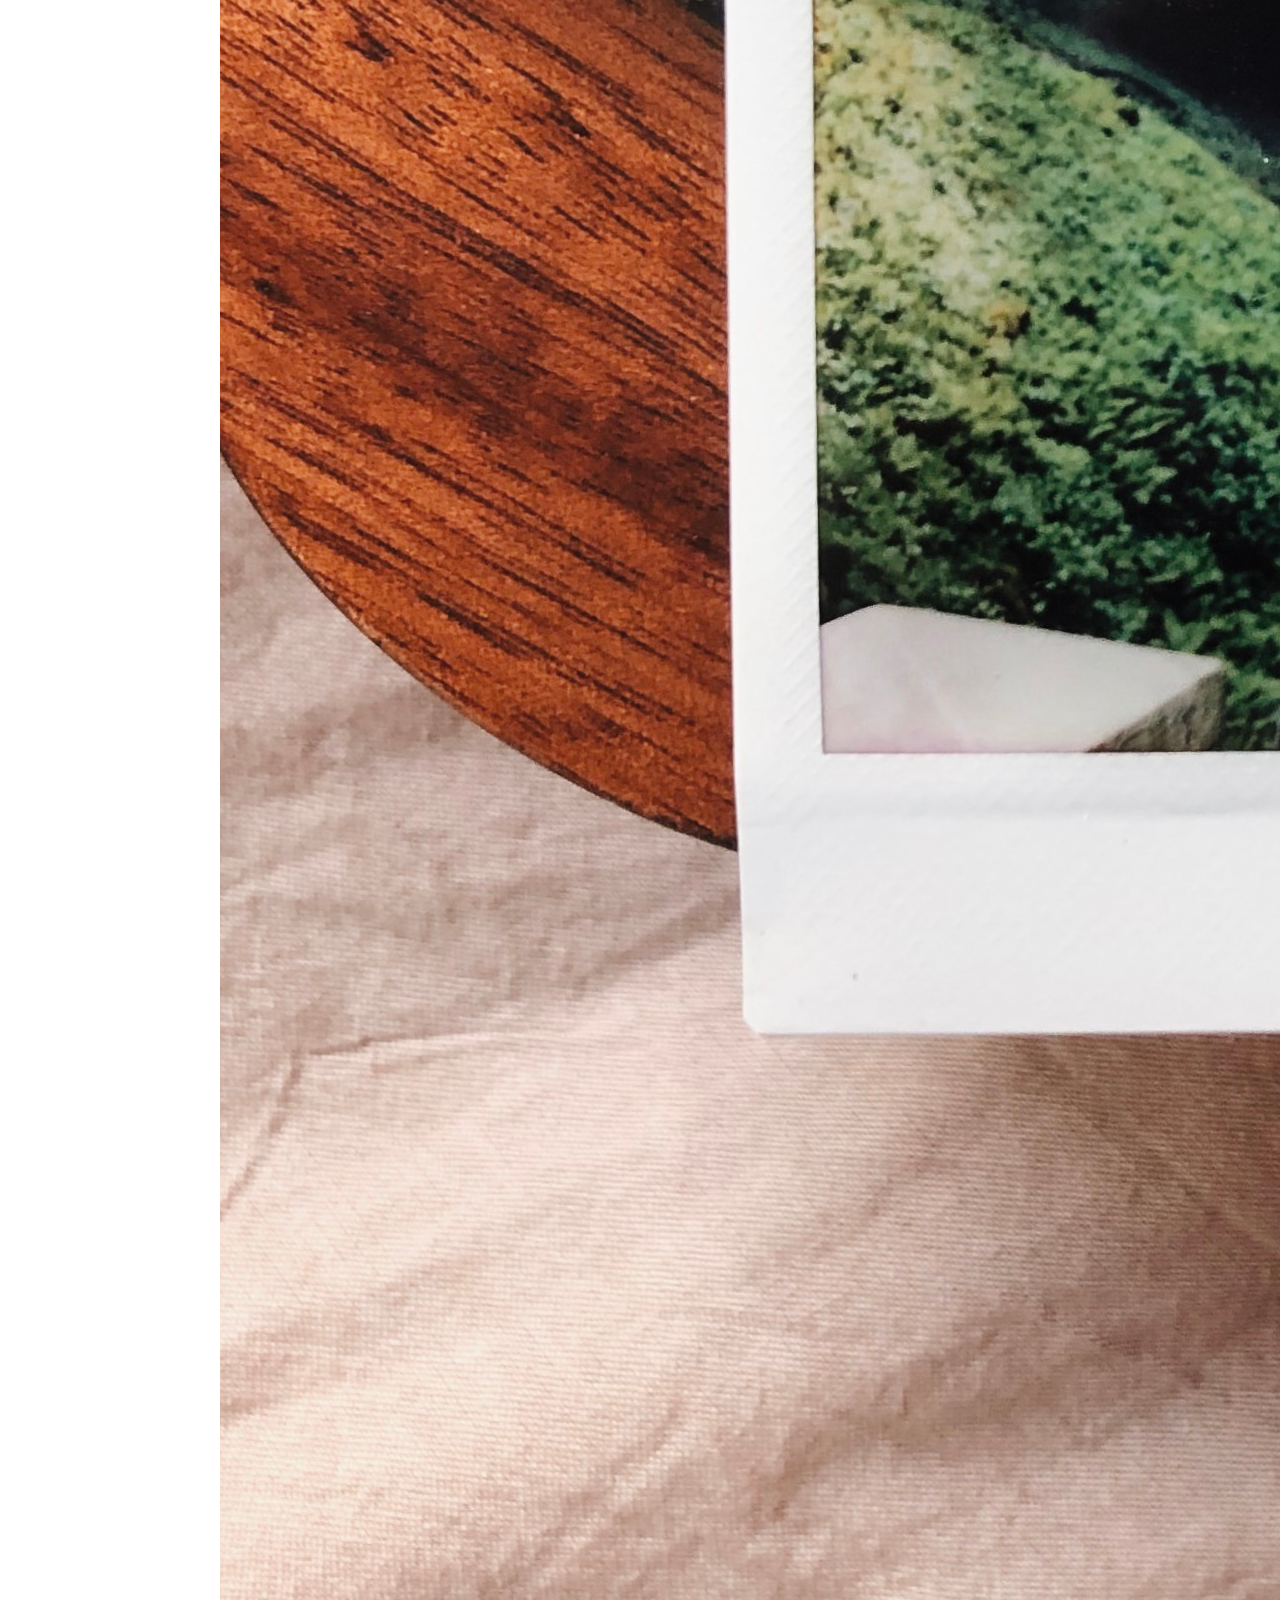
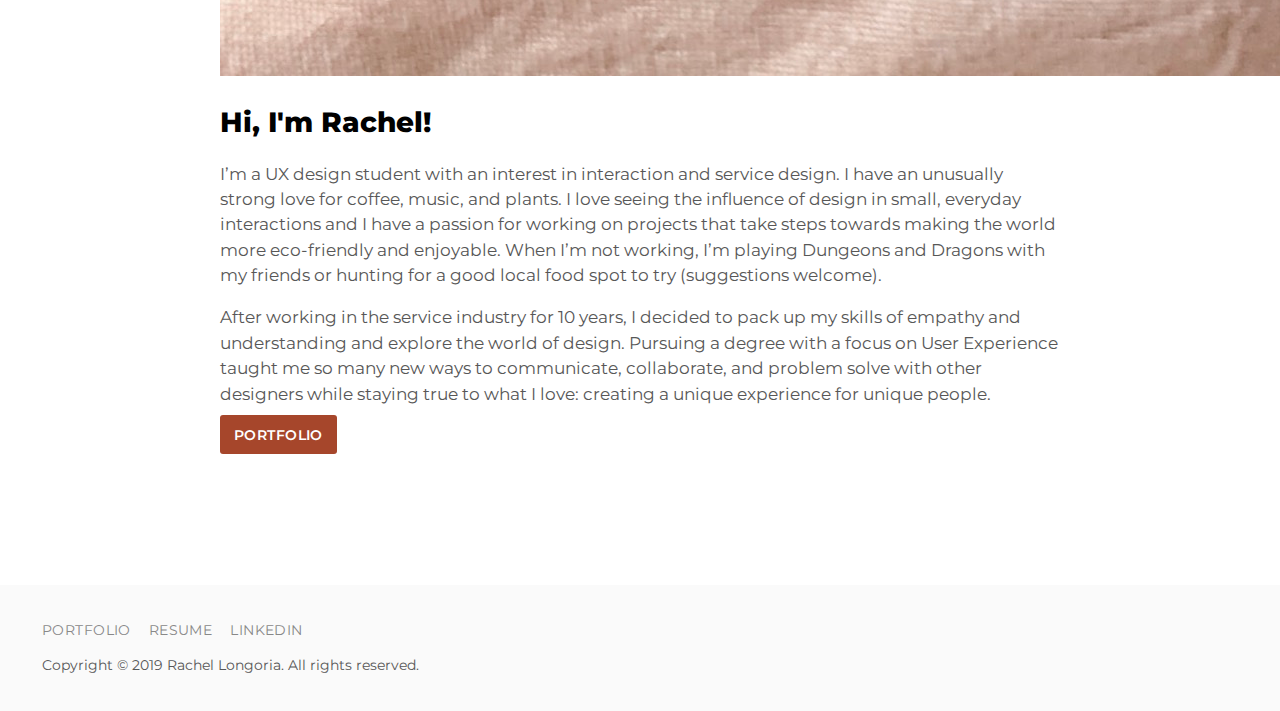
<file: index-update.html>
<!DOCTYPE html>
<html lang="en-us">

	<head>

		<meta charset="UTF-8">
		<meta name="viewport" content="width=device-width, initial-scale=1">

		<title>Rachel Longoria</title>

		<link href="main.css" rel="stylesheet">
		<link href="https://fonts.googleapis.com/css?family=Montserrat|Nunito:400,600,800&display=swap" rel="stylesheet">

		<link rel="icon" href="images/favicon.png" type="image/png">

	</head>

	<body>

		<header>

			<a class="nav-logo" href="index.html">Rachel Longoria</a>

			<nav id="navigation">

				<ul>

					<li><a class="current-link" href="index.html">Home</a></li>
					<li><a href="portfolio.html">Portfolio</a></li>
					<li><a href="resume.html">Resume</a></li>
					<li><a href="contact.html">Contact</a></li>

				</ul>

			</nav>

		</header>

		<main class="about-page">

			<img src="images/about-picture.jpg" alt="Rachel Longoria">

			<div>

				<h1>Hi, I'm Rachel!</h1>

				<p>I’m a UX design student with an interest in interaction and service design. I have an unusually strong love for coffee, music, and plants. I love seeing the influence of design in small, everyday interactions and I have a passion for working on projects that take steps towards making the world more eco-friendly and enjoyable. When I’m not working, I’m playing Dungeons and Dragons with my friends or hunting for a good local food spot to try (suggestions welcome).</p>

				<p>After working in the service industry for 10 years, I decided to pack up my skills of empathy and understanding and explore the world of design. Pursuing a degree with a focus on User Experience taught me so many new ways to communicate, collaborate, and problem solve with other designers while staying true to what I love: creating a unique experience for unique people.</p>

				<a class="button" href="portfolio.html">Portfolio</a>

			</div>

		</main>

		<footer>

			<nav>
				<ul>
					<li><a href="portfolio.html">Portfolio</a></li>
					<li><a href="resume.html">Resume</a></li>
					<li><a href="https://linkedin.com/in/rachel-longoria/">LinkedIn</a></li>
				</ul>
			</nav>

			<p>Copyright &copy; 2019 Rachel Longoria. All rights reserved.</p>

		</footer>
		
	</body>

</html>
</file>
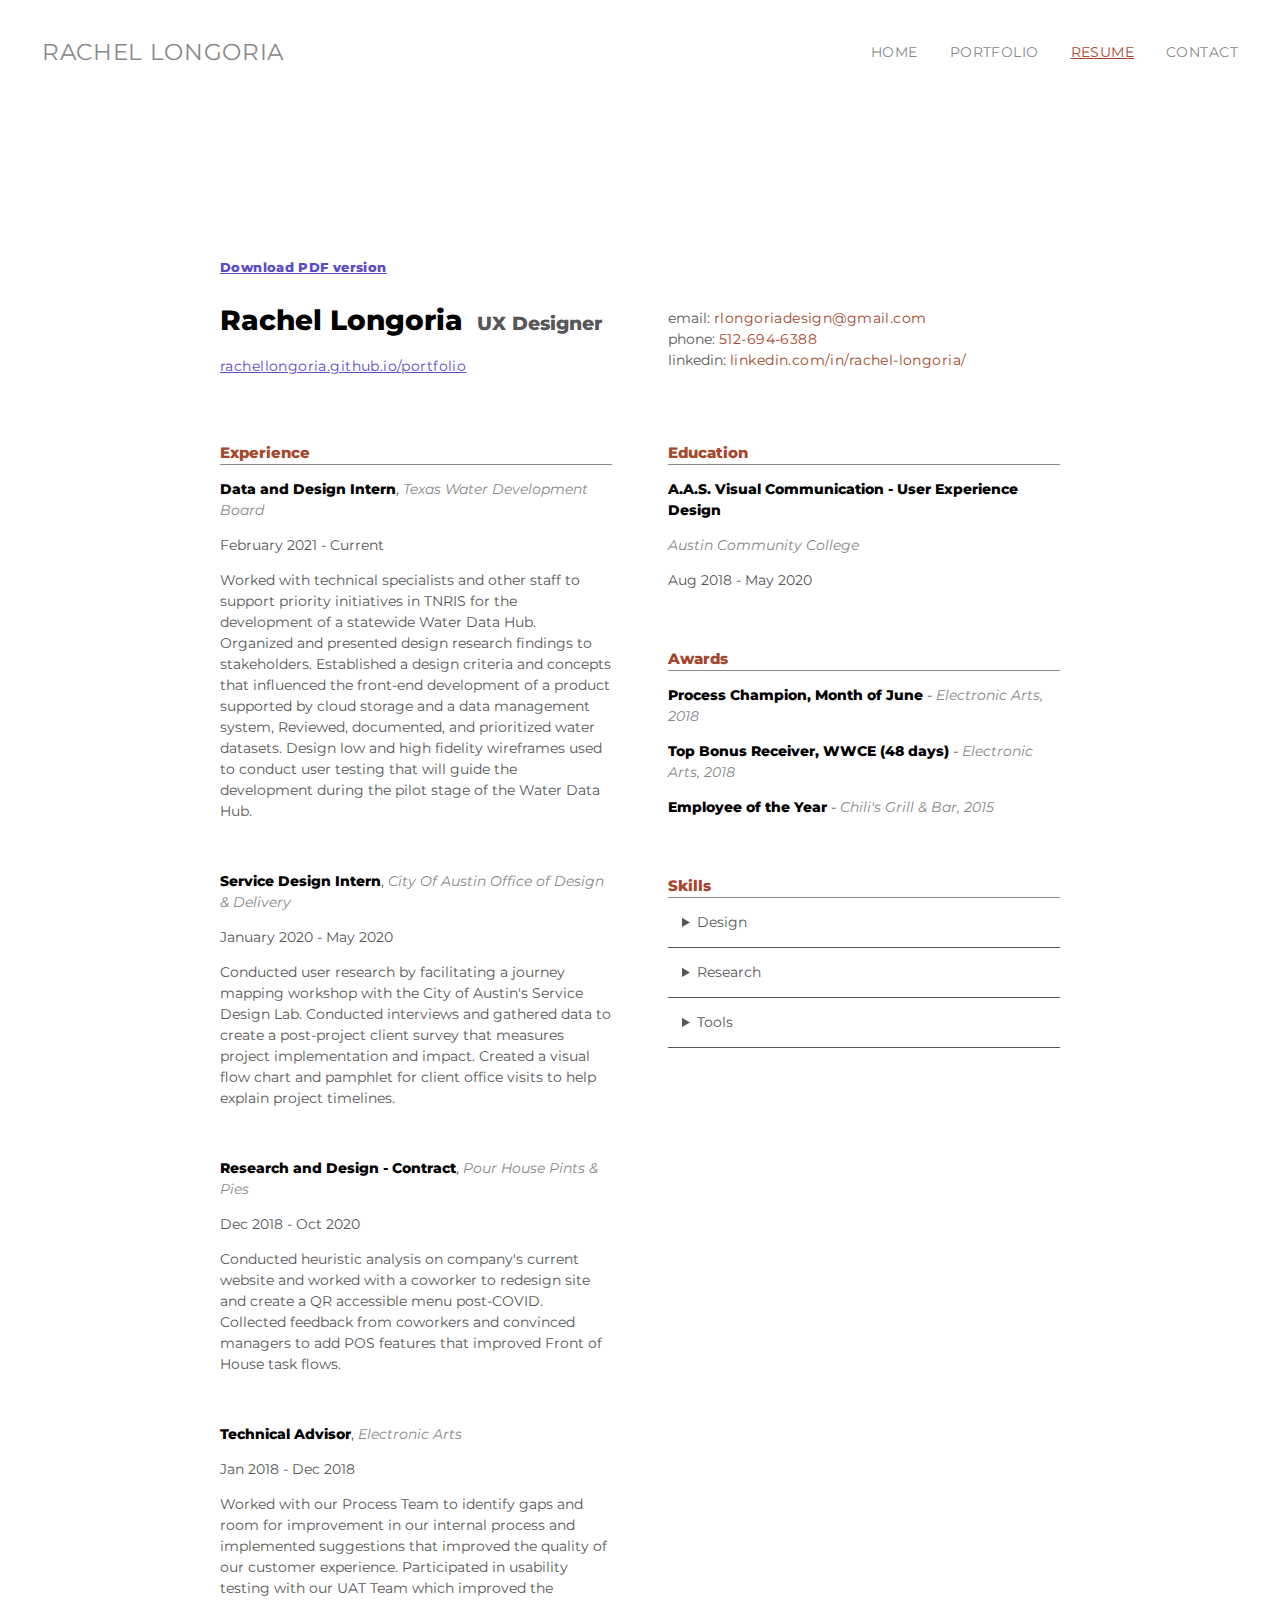
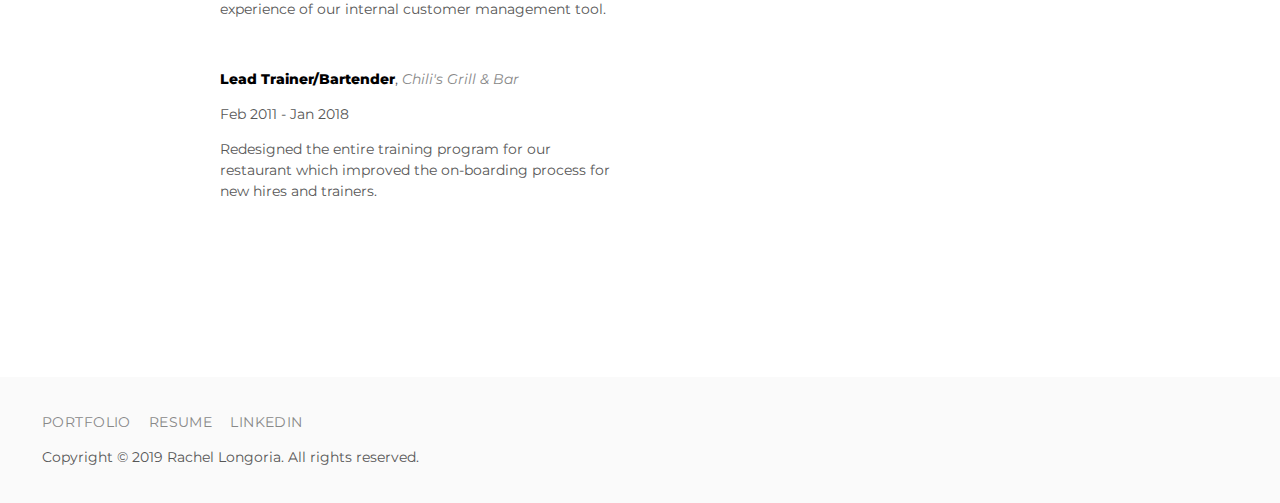
<file: resume.html>
<!DOCTYPE html>
<html lang="en-us">

	<head>

		<meta charset="UTF-8">
		<meta name="viewport" content="width=device-width, initial-scale=1">

		<title>Rachel Longoria - Resume</title>

		<link href="main.css" rel="stylesheet">
		<link href="https://fonts.googleapis.com/css?family=Montserrat|Nunito:400,600,800&display=swap" rel="stylesheet">

		<link rel="icon" href="images/favicon.png" type="image/png">

	</head>

	<body>

		<header>

			<nav class="nav">

				<a class="nav-logo" href="index.html">Rachel Longoria</a>

				<ul>

					<li><a href="index.html">Home</a></li>
					<li><a href="portfolio.html">Portfolio</a></li>
					<li><a class="current-link" href="resume.html">Resume</a></li>
					<li><a href="contact.html">Contact</a></li>

				</ul>

			</nav>

		</header>

		<main class="main-resume">

			<div class="primary-title">

				<p class="pdf"><a href="rachel-longoria-resume.pdf" target="_blank" download>Download PDF version</a></p>


				<div class="primary-title-name">

					<h1>Rachel Longoria</h1>
					<p>UX Designer</p>

				</div>

				<a href="https://rachellongoria.github.io/portfolio/">rachellongoria.github.io/portfolio</a>

			</div>

			<div class="resume-contact">

				<p>
					email: <a href="mailto:rlongoriadesign@gmail.com">rlongoriadesign@gmail.com</a><br>
					phone: <a href="tel:512-694-6388">512-694-6388</a><br>
					linkedin: <a href="https://linkedin.com/in/rachel-longoria/">linkedin.com/in/rachel-longoria/</a><br>
				</p>

			</div>

			<div class="resume-experience">

				<h4>Experience</h4>

				<p>
					<b>Data and Design Intern</b>, 
					<em>Texas Water Development Board</em>
				</p>

				<p>
					February 2021 - Current
				</p>

				<p>Worked with technical specialists and other staff to support priority initiatives in TNRIS for the development of a statewide Water Data Hub. Organized and presented design research findings to stakeholders. Established a design criteria and concepts that influenced the front-end development of a product supported by cloud storage and a data management system, Reviewed, documented, and prioritized water datasets. Design low and high fidelity wireframes used to conduct user testing that will guide the development during the pilot stage of the Water Data Hub.</p>

				<br>

				<p>
					<b>Service Design Intern</b>, 
					<em>City Of Austin Office of Design & Delivery</em>
				</p>

				<p>
					January 2020 - May 2020
				</p>

				<p>Conducted user research by facilitating a journey mapping workshop with the City of Austin's Service Design Lab. Conducted interviews and gathered data to create a post-project client survey that measures project implementation and impact. Created a visual flow chart and pamphlet for client office visits to help explain project timelines. </p>

				<br>

				<p>
					<b>Research and Design - Contract</b>, 
					<em>Pour House Pints & Pies</em>
				</p>

				<p>
					Dec 2018 - Oct 2020
				</p>

				<p>Conducted heuristic analysis on company's current website and worked with a coworker to redesign site and create a QR accessible menu post-COVID. Collected feedback from coworkers and convinced managers to add POS features that improved Front of House task flows.</p>

				<br>

				<p>
					<b>Technical Advisor</b>, 
					<em>Electronic Arts</em>
				</p>

				<p>
					Jan 2018 - Dec 2018
				</p>

				<p>Worked with our Process Team to identify gaps and room for improvement in our internal process and implemented suggestions that improved the quality of our customer experience. Participated in usability testing with our UAT Team which improved the experience of our internal customer management tool.</p>

				<br>

				<p>
					<b>Lead Trainer/Bartender</b>, 
					<em>Chili's Grill & Bar</em>
				</p>
				<p>
					Feb 2011 - Jan 2018
				</p>

				<p>Redesigned the entire training program for our restaurant which improved the on-boarding process for new hires and trainers.</p>

				<br>

			</div>

			<div class="resume-other">

				<div>

					<h4>Education</h4>

					<p>
						<b>A.A.S. Visual Communication - User Experience Design</b>
					</p>
					<p>
						<em>Austin Community College</em>
					</p>
					<p>
						Aug 2018 - May 2020
					</p>

				</div>

				<div>

					<h4>Awards</h4>

					<p>
						<b>Process Champion, Month of June </b>-
						<em> Electronic Arts, 2018</em>
					</p>

					<p>
						<b>Top Bonus Receiver, WWCE (48 days) </b>-
						<em> Electronic Arts, 2018</em>
					</p>

					<p>
						<b>Employee of the Year </b>-
						<em> Chili's Grill & Bar, 2015</em>
					</p>

				</div>

				<div>

					<h4>Skills</h4>

					<details>

						<summary>Design</summary>

						<div>

							<ul>

								<li>Sketching</li>
								<li>Personas</li>
								<li>Storyboarding</li>
								<li>Journey Mapping</li>
								<li>User flows</li>
								<li>Wireframing</li>
								<li>Rapid Prototyping</li>

							</ul>

						</div>

					</details>

					<details>

						<summary>Research</summary>

						<div>

							<ul>

								<li>Usability testing</li>
								<li>Contextual inquiry</li>
								<li>In-depth interviews</li>
								<li>Heuristic analysis</li>
								<li>Affinity Mapping</li>
								<li>Service blueprints</li>

							</ul>

						</div>

					</details>

					<details>

						<summary>Tools</summary>

						<div>

							<ul>

								<li>Adobe XD</li>
								<li>Adobe Photoshop</li>
								<li>Adobe Illustrator</li>
								<li>Sketch</li>
								<li>Figma</li>
								<li>Invision</li>
								<li>Mural</li>
								<li>JIRA</li>
								<li>Miro</li>
								<li>Trello</li>
								<li>Slack</li>
								<li>Google Drive</li>

							</ul>

						</div>

					</details>

				</div>

			</div>

		</main>

		<footer>

			<nav>
				<ul>
					<li><a href="portfolio.html">Portfolio</a></li>
					<li><a href="resume.html">Resume</a></li>
					<li><a href="https://linkedin.com/in/rachel-longoria/">LinkedIn</a></li>
				</ul>
			</nav>

			<p>Copyright &copy; 2019 Rachel Longoria. All rights reserved.</p>

		</footer>
		
	</body>

</html>
</file>
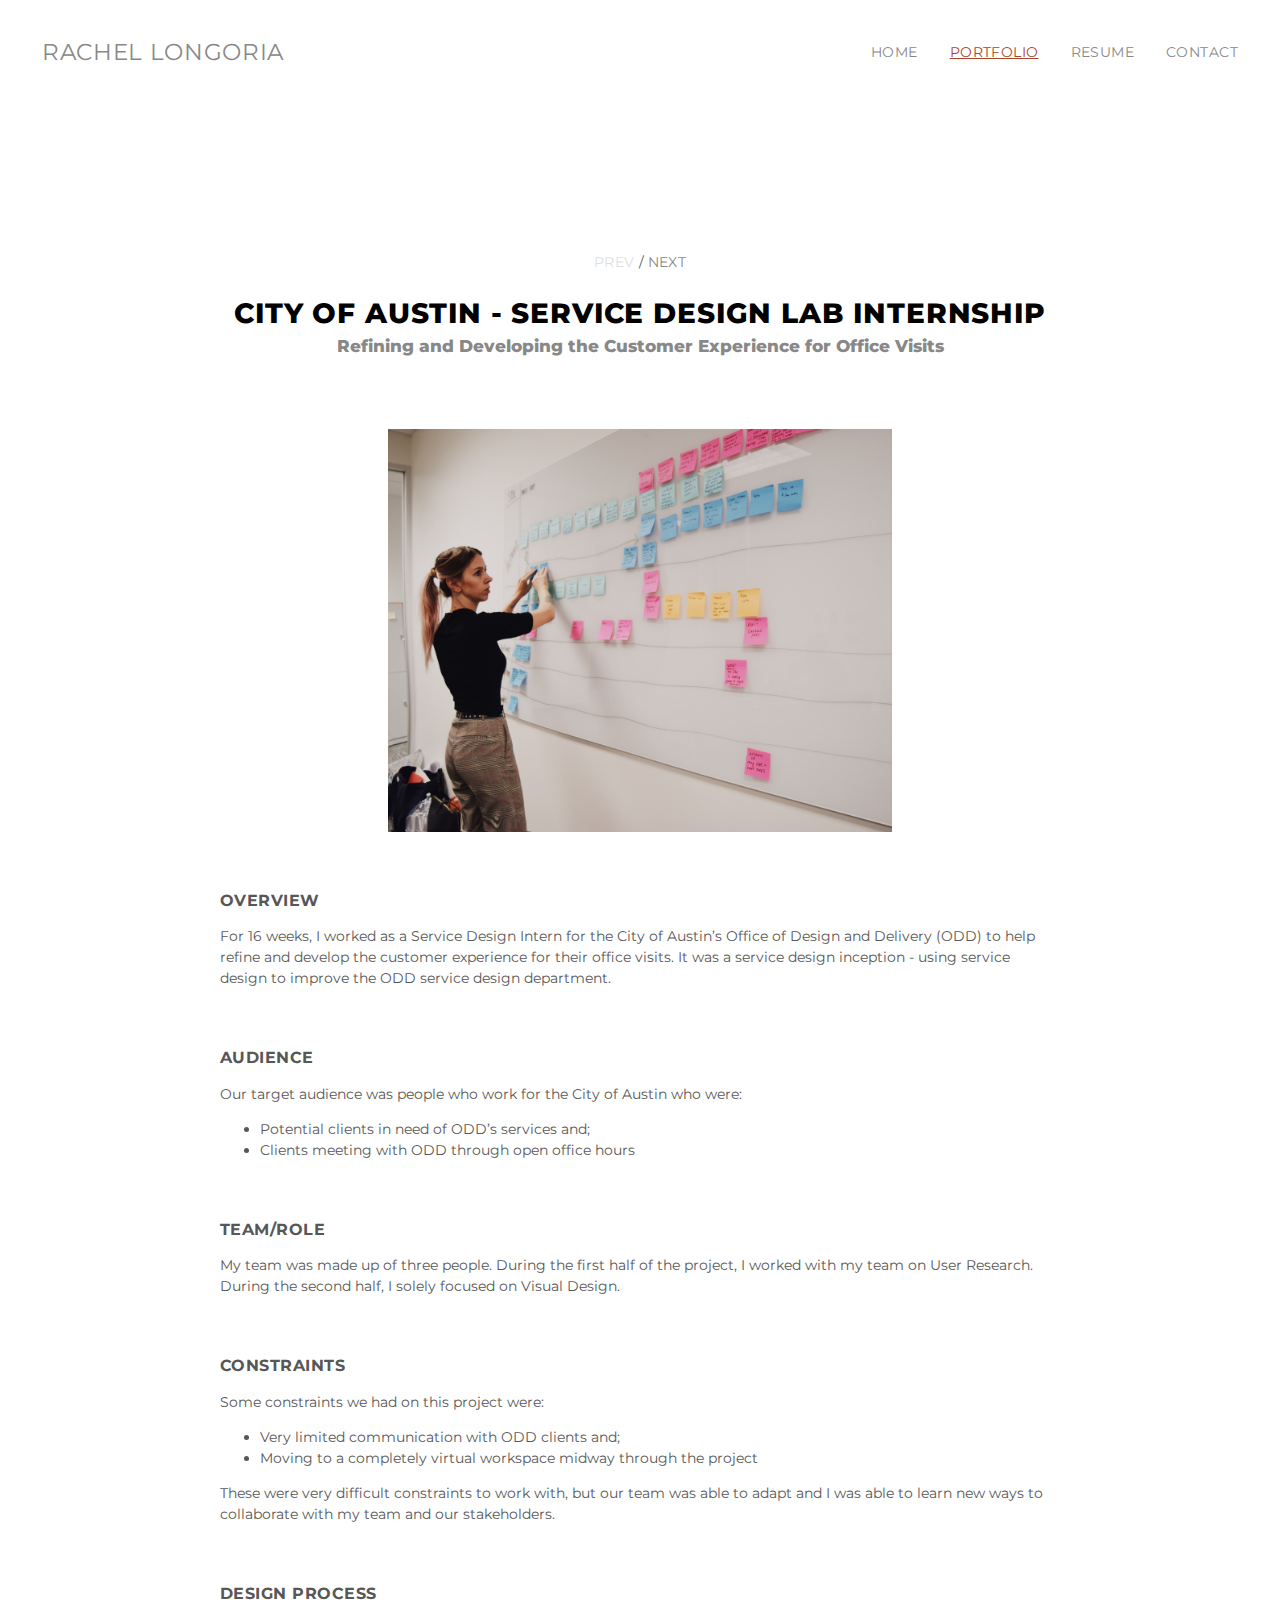
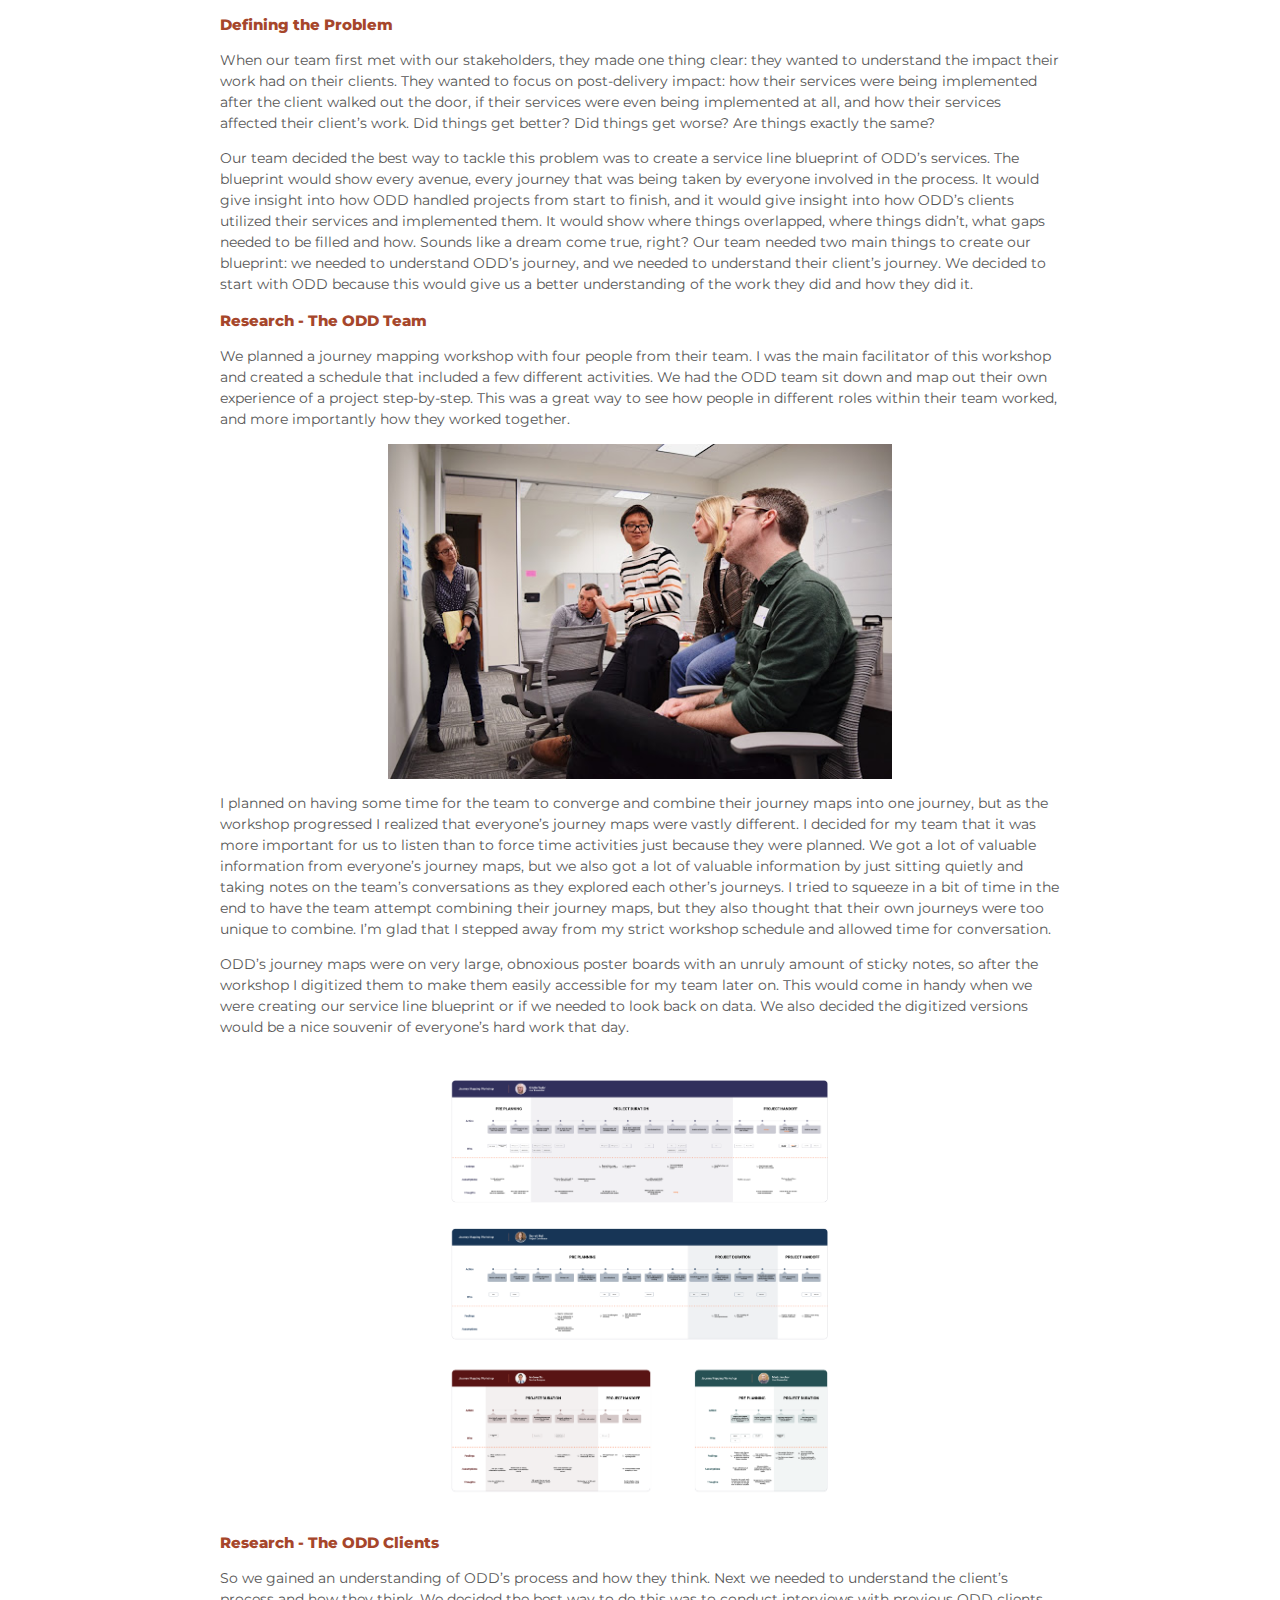
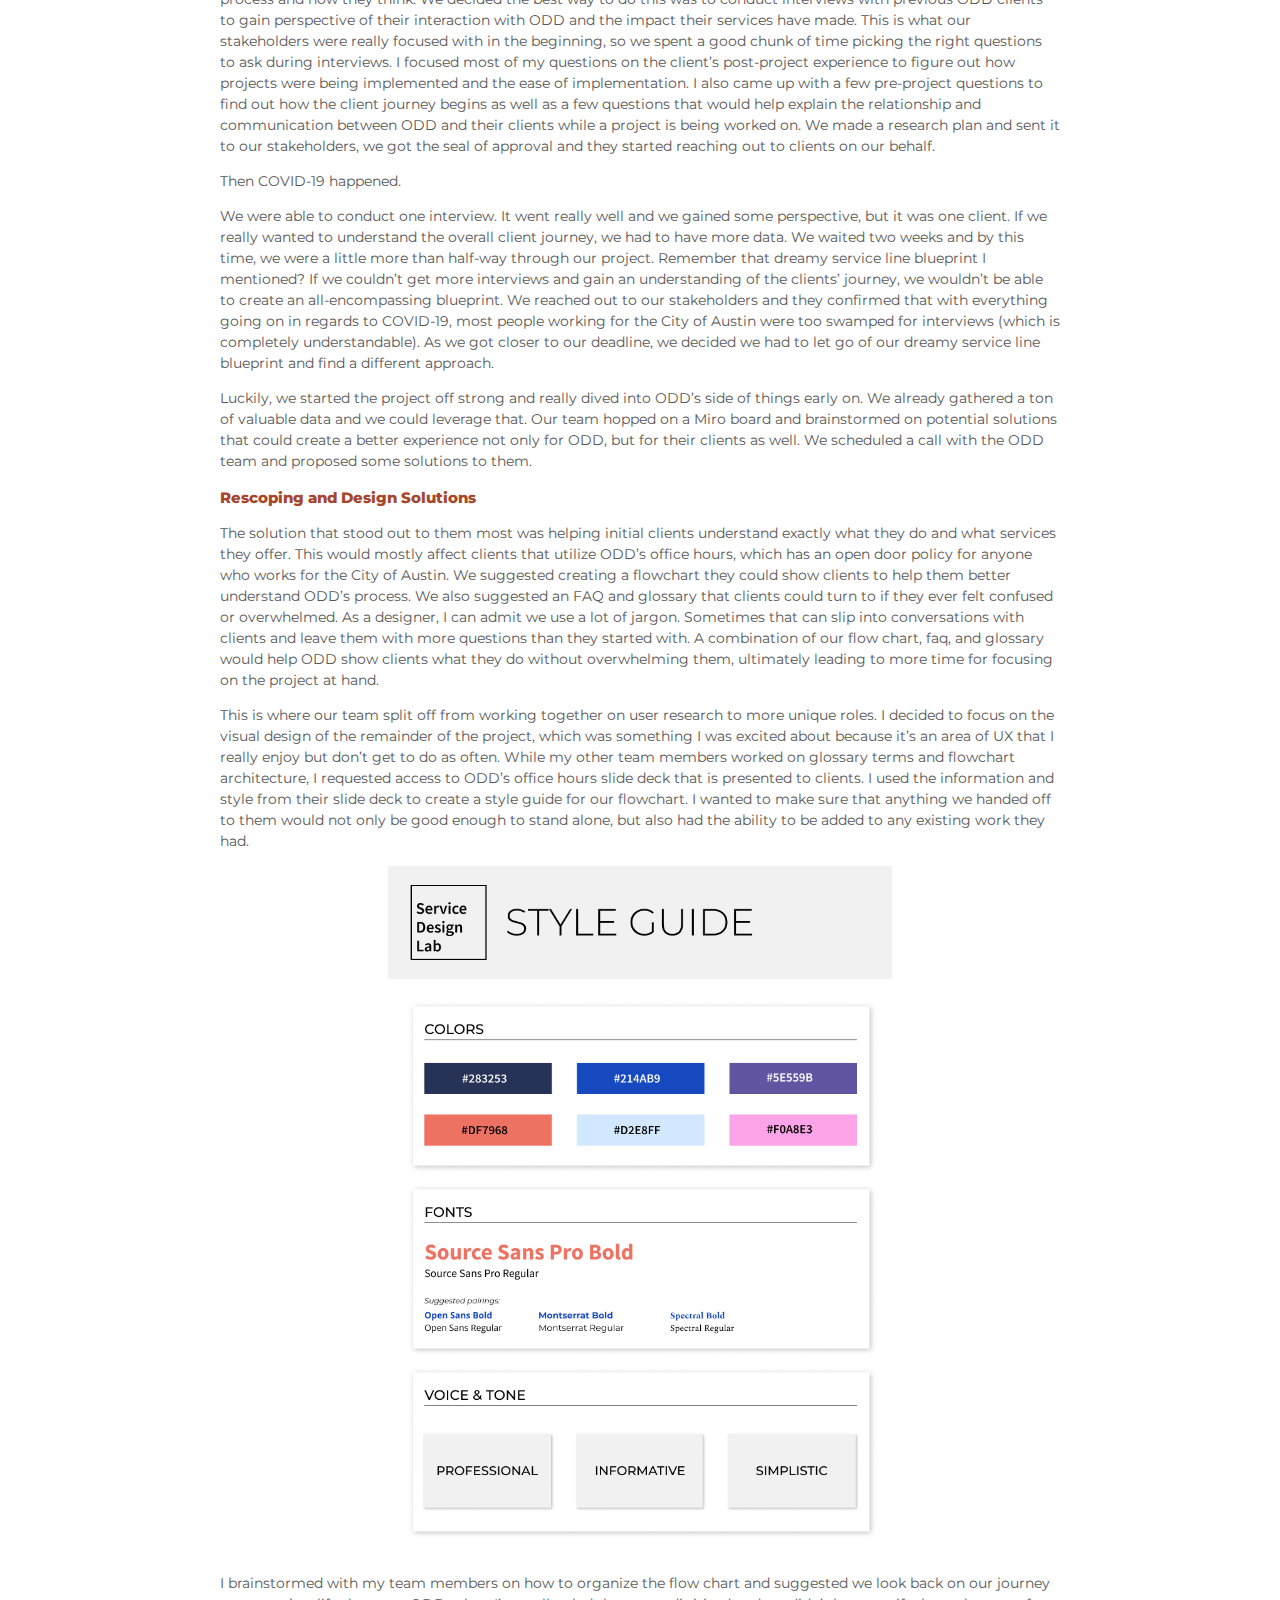
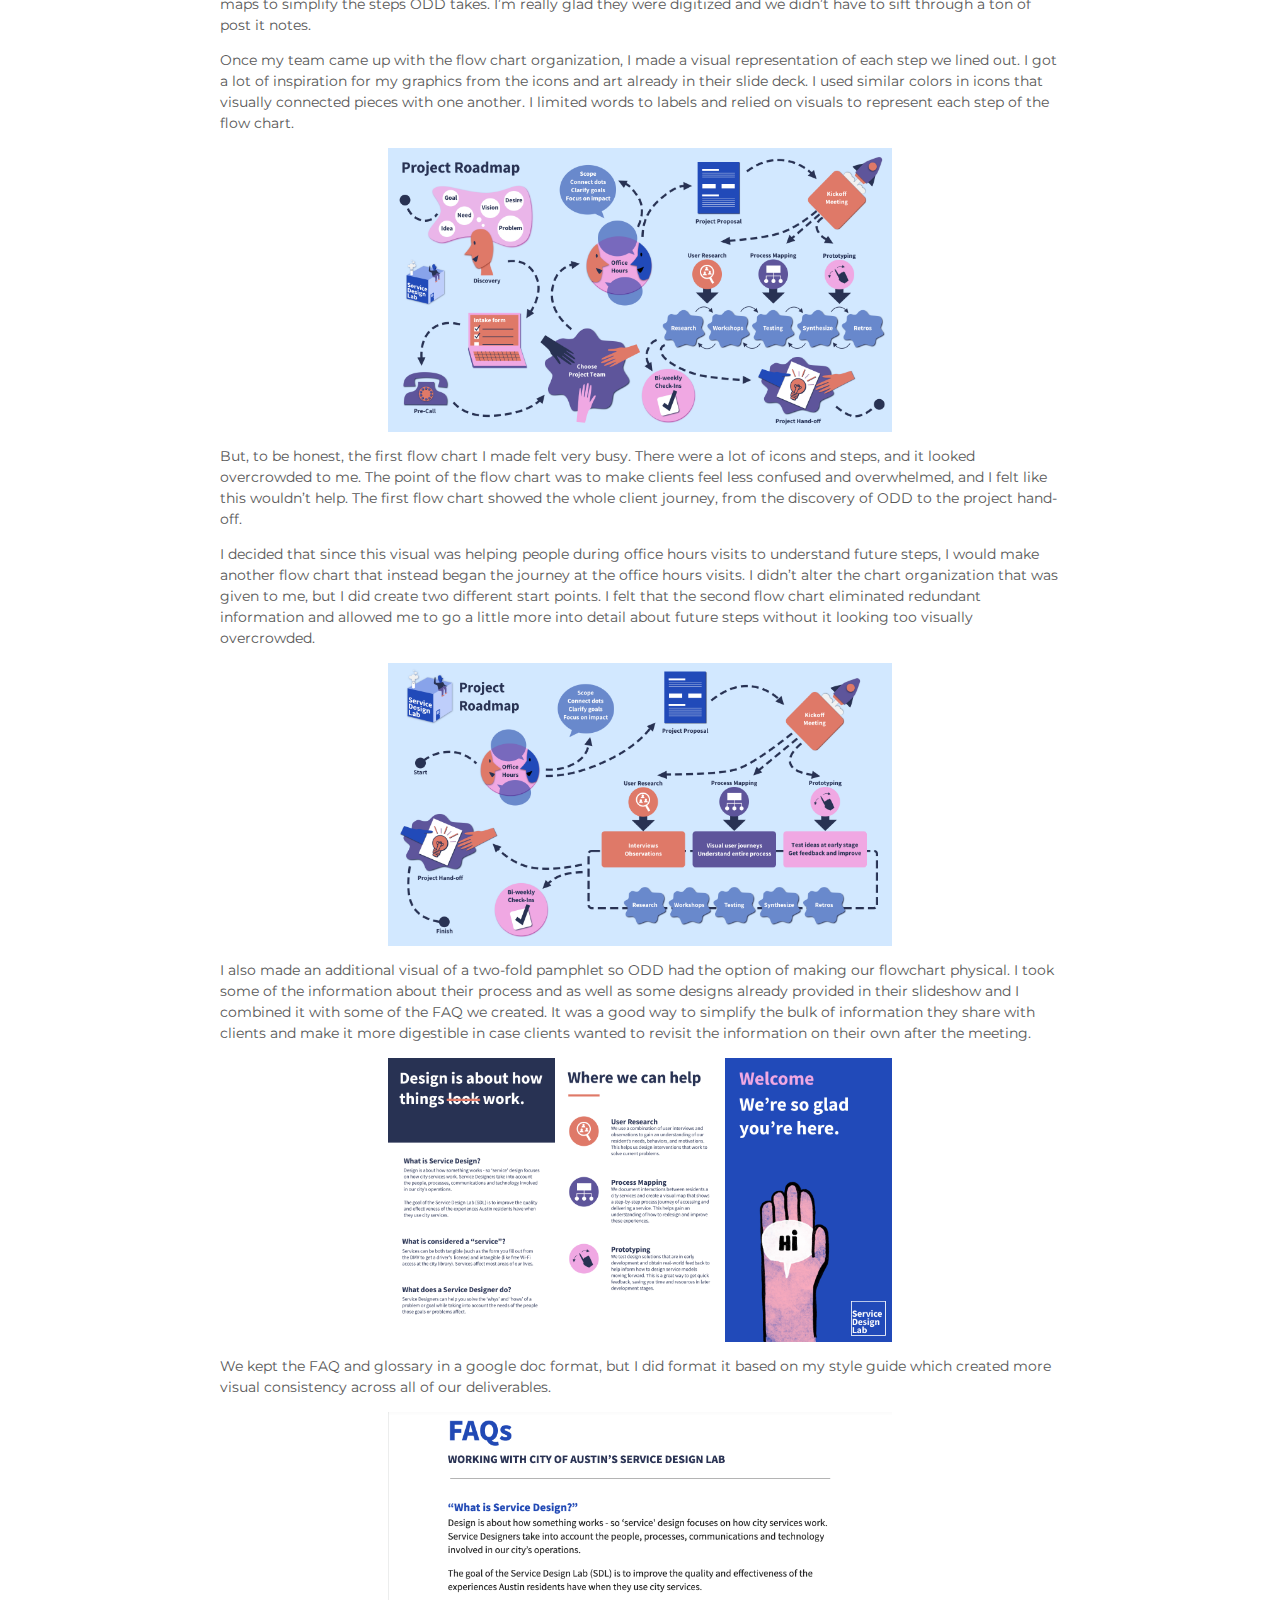
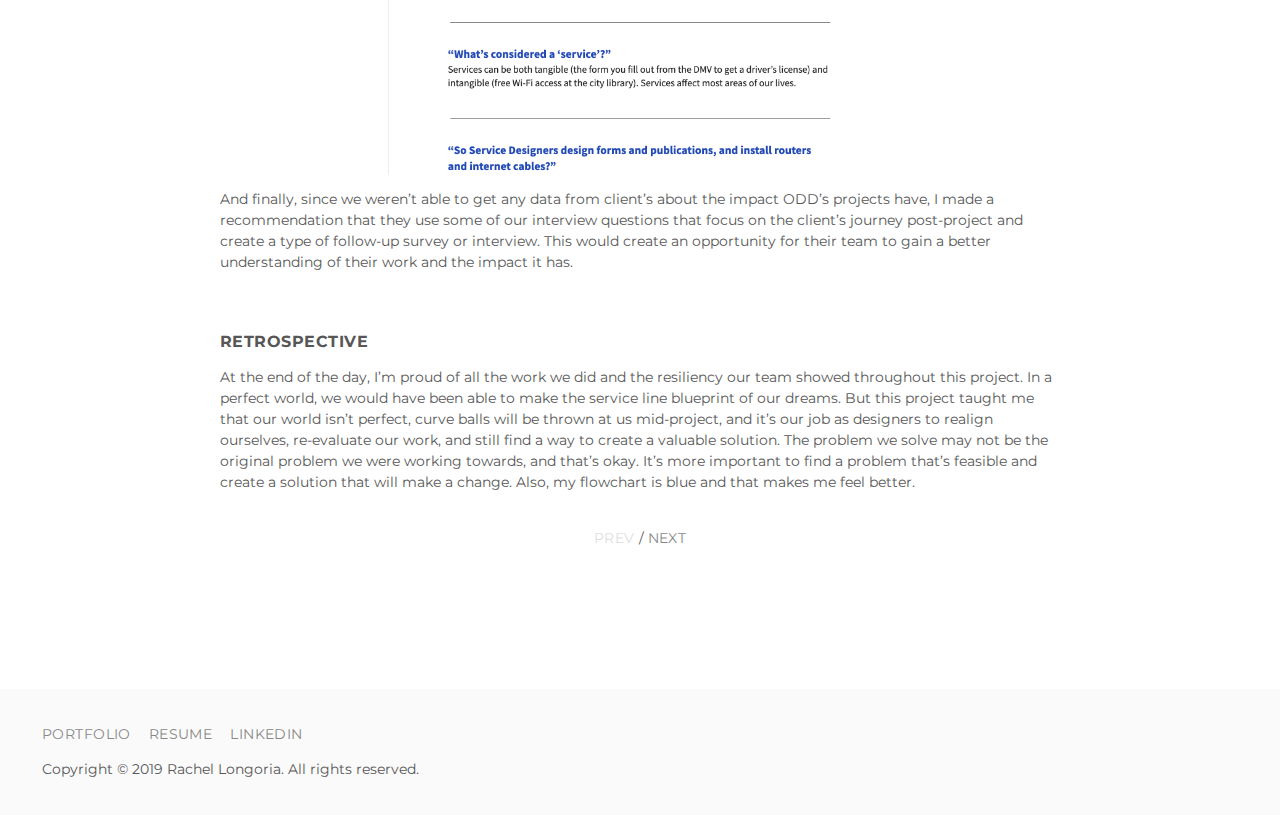
<file: sdl-internship.html>
<!DOCTYPE html>
<html lang="en-us">

	<head>

		<meta charset="UTF-8">
		<meta name="viewport" content="width=device-width, initial-scale=1">

		<title>Rachel Longoria - City of Austin Service Design Lab Internship</title>

		<link href="main.css" rel="stylesheet">
		<link href="https://fonts.googleapis.com/css?family=Montserrat|Nunito:400,600,800&display=swap" rel="stylesheet">

		<link rel="icon" href="images/favicon.png" type="image/png">

	</head>

	<body>

		<header>

			<nav class="nav">

				<a class="nav-logo" href="index.html">Rachel Longoria</a>

				<ul>

					<li><a href="index.html">Home</a></li>
					<li><a class="current-link" href="portfolio.html">Portfolio</a></li>
					<li><a href="resume.html">Resume</a></li>
					<li><a href="contact.html">Contact</a></li>

				</ul>

			</nav>

		</header>

		<main class="portfolio-piece">
			
			<nav class="portfolio-second-nav">
				
				<a class="disabled">prev</a> / <a href="ecobags.html">next</a>

			</nav>

			<div class="primary-title">

				<h1>City of Austin - Service Design Lab Internship</h1>
				<p>Refining and Developing the Customer Experience for Office Visits</p>

			</div>

			<img src="images/sdl-internship/journey-map-workshop.jpg" alt="COA Service Design Lab Internship - Refining and Developing the Customer Experience for Office Visits">

			<h3>Overview</h3>

			<p>For 16 weeks, I worked as a Service Design Intern for the City of Austin’s Office of Design and Delivery (ODD) to help refine and develop the customer experience for their office visits. It was a service design inception - using service design to improve the ODD service design department.</p>

			<h3>Audience</h3>

			<p>Our target audience was people who work for the City of Austin who were:</p>

			<ul>

				<li>Potential clients in need of ODD’s services and;</li>

				<li>Clients meeting with ODD through open office hours</li>

			</ul>

			<h3>Team/Role</h3>

			<p>My team was made up of three people. During the first half of the project, I worked with my team on User Research. During the second half, I solely focused on Visual Design.</p>

			<h3>Constraints</h3>

			<p>Some constraints we had on this project were:</p>

			<ul>

				<li>Very limited communication with ODD clients and;</li>

				<li>Moving to a completely virtual workspace midway through the project</li>

			</ul>

			<p>These were very difficult constraints to work with, but our team was able to adapt and I was able to learn new ways to collaborate with my team and our stakeholders.</p>

			<div class="secondary-title">

				<h3>Design Process</h3>
				<h4>Defining the Problem</h4>

				<p>When our team first met with our stakeholders, they made one thing clear: they wanted to understand the impact their work had on their clients. They wanted to focus on post-delivery impact: how their services were being implemented after the client walked out the door, if their services were even being implemented at all, and how their services affected their client’s work. Did things get better? Did things get worse? Are things exactly the same?</p>

				<p>Our team decided the best way to tackle this problem was to create a service line blueprint of ODD’s services. The blueprint would show every avenue, every journey that was being taken by everyone involved in the process. It would give insight into how ODD handled projects from start to finish, and it would give insight into how ODD’s clients utilized their services and implemented them. It would show where things overlapped, where things didn’t, what gaps needed to be filled and how. Sounds like a dream come true, right? Our team needed two main things to create our blueprint: we needed to understand ODD’s journey, and we needed to understand their client’s journey. We decided to start with ODD because this would give us a better understanding of the work they did and how they did it.</p>

				<h4>Research - The ODD Team</h4>

				<p>We planned a journey mapping workshop with four people from their team. I was the main facilitator of this workshop and created a schedule that included a few different activities. We had the ODD team sit down and map out their own experience of a project step-by-step. This was a great way to see how people in different roles within their team worked, and more importantly how they worked together. </p>

				<img src="images/sdl-internship/workshop-sdl-team.jpg" alt="Service Design Lab team discussing their journey maps">

				<p>I planned on having some time for the team to converge and combine their journey maps into one journey, but as the workshop progressed I realized that everyone’s journey maps were vastly different. I decided for my team that it was more important for us to listen than to force time activities just because they were planned. We got a lot of valuable information from everyone’s journey maps, but we also got a lot of valuable information by just sitting quietly and taking notes on the team’s conversations as they explored each other’s journeys. I tried to squeeze in a bit of time in the end to have the team attempt combining their journey maps, but they also thought that their own journeys were too unique to combine. I’m glad that I stepped away from my strict workshop schedule and allowed time for conversation.</p>

				<p>ODD’s journey maps were on very large, obnoxious poster boards with an unruly amount of sticky notes, so after the workshop I digitized them to make them easily accessible for my team later on. This would come in handy when we were creating our service line blueprint or if we needed to look back on data. We also decided the digitized versions would be a nice souvenir of everyone’s hard work that day.</p>

				<img src="images/sdl-internship/digitized-journey-maps.png" alt="Digitized Journey Maps">

				<h4>Research - The ODD Clients</h4>

				<p>So we gained an understanding of ODD’s process and how they think. Next we needed to understand the client’s process and how they think. We decided the best way to do this was to conduct interviews with previous ODD clients to gain perspective of their interaction with ODD and the impact their services have made. This is what our stakeholders were really focused with in the beginning, so we spent a good chunk of time picking the right questions to ask during interviews. I focused most of my questions on the client’s post-project experience to figure out how projects were being implemented and the ease of implementation. I also came up with a few pre-project questions to find out how the client journey begins as well as a few questions that would help explain the relationship and communication between ODD and their clients while a project is being worked on. We made a research plan and sent it to our stakeholders, we got the seal of approval and they started reaching out to clients on our behalf.</p>

				<p>Then COVID-19 happened.</p>

				<p>We were able to conduct one interview. It went really well and we gained some perspective, but it was one client. If we really wanted to understand the overall client journey, we had to have more data. We waited two weeks and by this time, we were a little more than half-way through our project. Remember that dreamy service line blueprint I mentioned? If we couldn’t get more interviews and gain an understanding of the clients’ journey, we wouldn’t be able to create an all-encompassing blueprint. We reached out to our stakeholders and they confirmed that with everything going on in regards to COVID-19, most people working for the City of Austin were too swamped for interviews (which is completely understandable). As we got closer to our deadline, we decided we had to let go of our dreamy service line blueprint and find a different approach.</p>

				<p>Luckily, we started the project off strong and really dived into ODD’s side of things early on. We already gathered a ton of valuable data and we could leverage that. Our team hopped on a Miro board and brainstormed on potential solutions that could create a better experience not only for ODD, but for their clients as well. We scheduled a call with the ODD team and proposed some solutions to them.</p>

				<h4>Rescoping and Design Solutions</h4>

				<p>The solution that stood out to them most was helping initial clients understand exactly what they do and what services they offer. This would mostly affect clients that utilize ODD’s office hours, which has an open door policy for anyone who works for the City of Austin. We suggested creating a flowchart they could show clients to help them better understand ODD’s process. We also suggested an FAQ and glossary that clients could turn to if they ever felt confused or overwhelmed. As a designer, I can admit we use a lot of jargon. Sometimes that can slip into conversations with clients and leave them with more questions than they started with. A combination of our flow chart, faq, and glossary would help ODD show clients what they do without overwhelming them, ultimately leading to more time for focusing on the project at hand.</p>

				<p>This is where our team split off from working together on user research to more unique roles. I decided to focus on the visual design of the remainder of the project, which was something I was excited about because it’s an area of UX that I really enjoy but don’t get to do as often. While my other team members worked on glossary terms and flowchart architecture, I requested access to ODD’s office hours slide deck that is presented to clients. I used the information and style from their slide deck to create a style guide for our flowchart. I wanted to make sure that anything we handed off to them would not only be good enough to stand alone, but also had the ability to be added to any existing work they had.</p>

				<img src="images/sdl-internship/SDL-style-guide.png" alt="Style Guide">

				<p>I brainstormed with my team members on how to organize the flow chart and suggested we look back on our journey maps to simplify the steps ODD takes. I’m really glad they were digitized and we didn’t have to sift through a ton of post it notes.</p>

				<p>Once my team came up with the flow chart organization, I made a visual representation of each step we lined out. I got a lot of inspiration for my graphics from the icons and art already in their slide deck. I used similar colors in icons that visually connected pieces with one another. I limited words to labels and relied on visuals to represent each step of the flow chart.</p>

				<img src="images/sdl-internship/SDL-roadmap1.png" alt="Flowchart - Version 1">

				<p>But, to be honest, the first flow chart I made felt very busy. There were a lot of icons and steps, and it looked overcrowded to me. The point of the flow chart was to make clients feel less confused and overwhelmed, and I felt like this wouldn’t help. The first flow chart showed the whole client journey, from the discovery of ODD to the project hand-off.</p>

				<p>I decided that since this visual was helping people during office hours visits to understand future steps, I would make another flow chart that instead began the journey at the office hours visits. I didn’t alter the chart organization that was given to me, but I did create two different start points. I felt that the second flow chart eliminated redundant information and allowed me to go a little more into detail about future steps without it looking too visually overcrowded.</p>

				<img src="images/sdl-internship/SDL-roadmap2.png" alt="Flowchart - Version 2">

				<p>I also made an additional visual of a two-fold pamphlet so ODD had the option of making our flowchart physical. I took some of the information about their process and as well as some designs already provided in their slideshow and I combined it with some of the FAQ we created. It was a good way to simplify the bulk of information they share with clients and make it more digestible in case clients wanted to revisit the information on their own after the meeting.</p>

				<img src="images/sdl-internship/SDL-pamphlet.png" alt="Pamphlet">

				<p>We kept the FAQ and glossary in a google doc format, but I did format it based on my style guide which created more visual consistency across all of our deliverables.</p>

				<img src="images/sdl-internship/FAQ-screenshot.png" alt="FAQ Page Screenshot">

				<p>And finally, since we weren’t able to get any data from client’s about the impact ODD’s projects have, I made a recommendation that they use some of our interview questions that focus on the client’s journey post-project and create a type of follow-up survey or interview. This would create an opportunity for their team to gain a better understanding of their work and the impact it has.</p>

				<h3>Retrospective</h3>

				<p>At the end of the day, I’m proud of all the work we did and the resiliency our team showed throughout this project. In a perfect world, we would have been able to make the service line blueprint of our dreams. But this project taught me that our world isn’t perfect, curve balls will be thrown at us mid-project, and it’s our job as designers to realign ourselves, re-evaluate our work, and still find a way to create a valuable solution. The problem we solve may not be the original problem we were working towards, and that’s okay. It’s more important to find a problem that’s feasible and create a solution that will make a change. Also, my flowchart is blue and that makes me feel better.</p>

			</div>






			<br>

			<nav class="portfolio-second-nav">
				
				<a class="disabled">prev</a> / <a href="ecobags.html">next</a>

			</nav>

		</main>

		<footer>

			<nav>
				<ul>
					<li><a href="portfolio.html">Portfolio</a></li>
					<li><a href="resume.html">Resume</a></li>
					<li><a href="https://linkedin.com/in/rachel-longoria/">LinkedIn</a></li>
				</ul>
			</nav>

			<p>Copyright &copy; 2019 Rachel Longoria. All rights reserved.</p>

		</footer>
		
	</body>

</html>
</file>
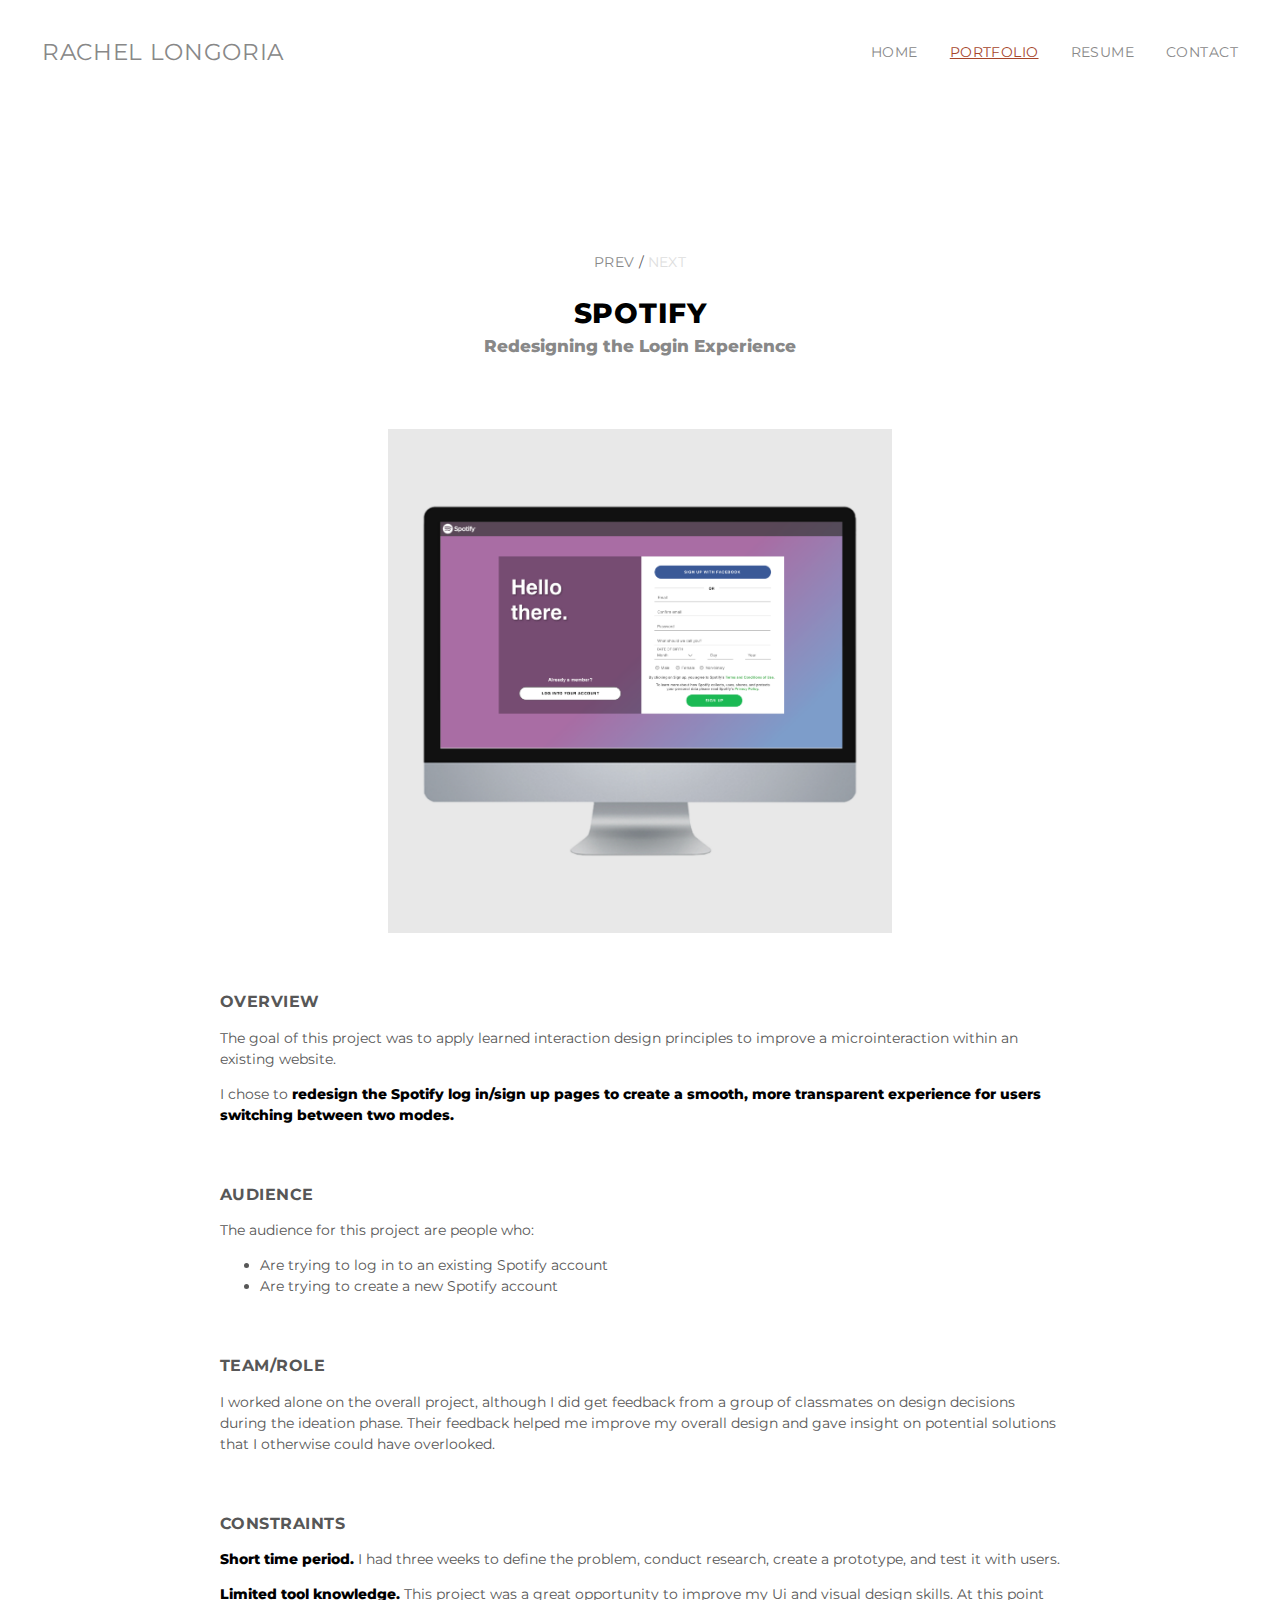
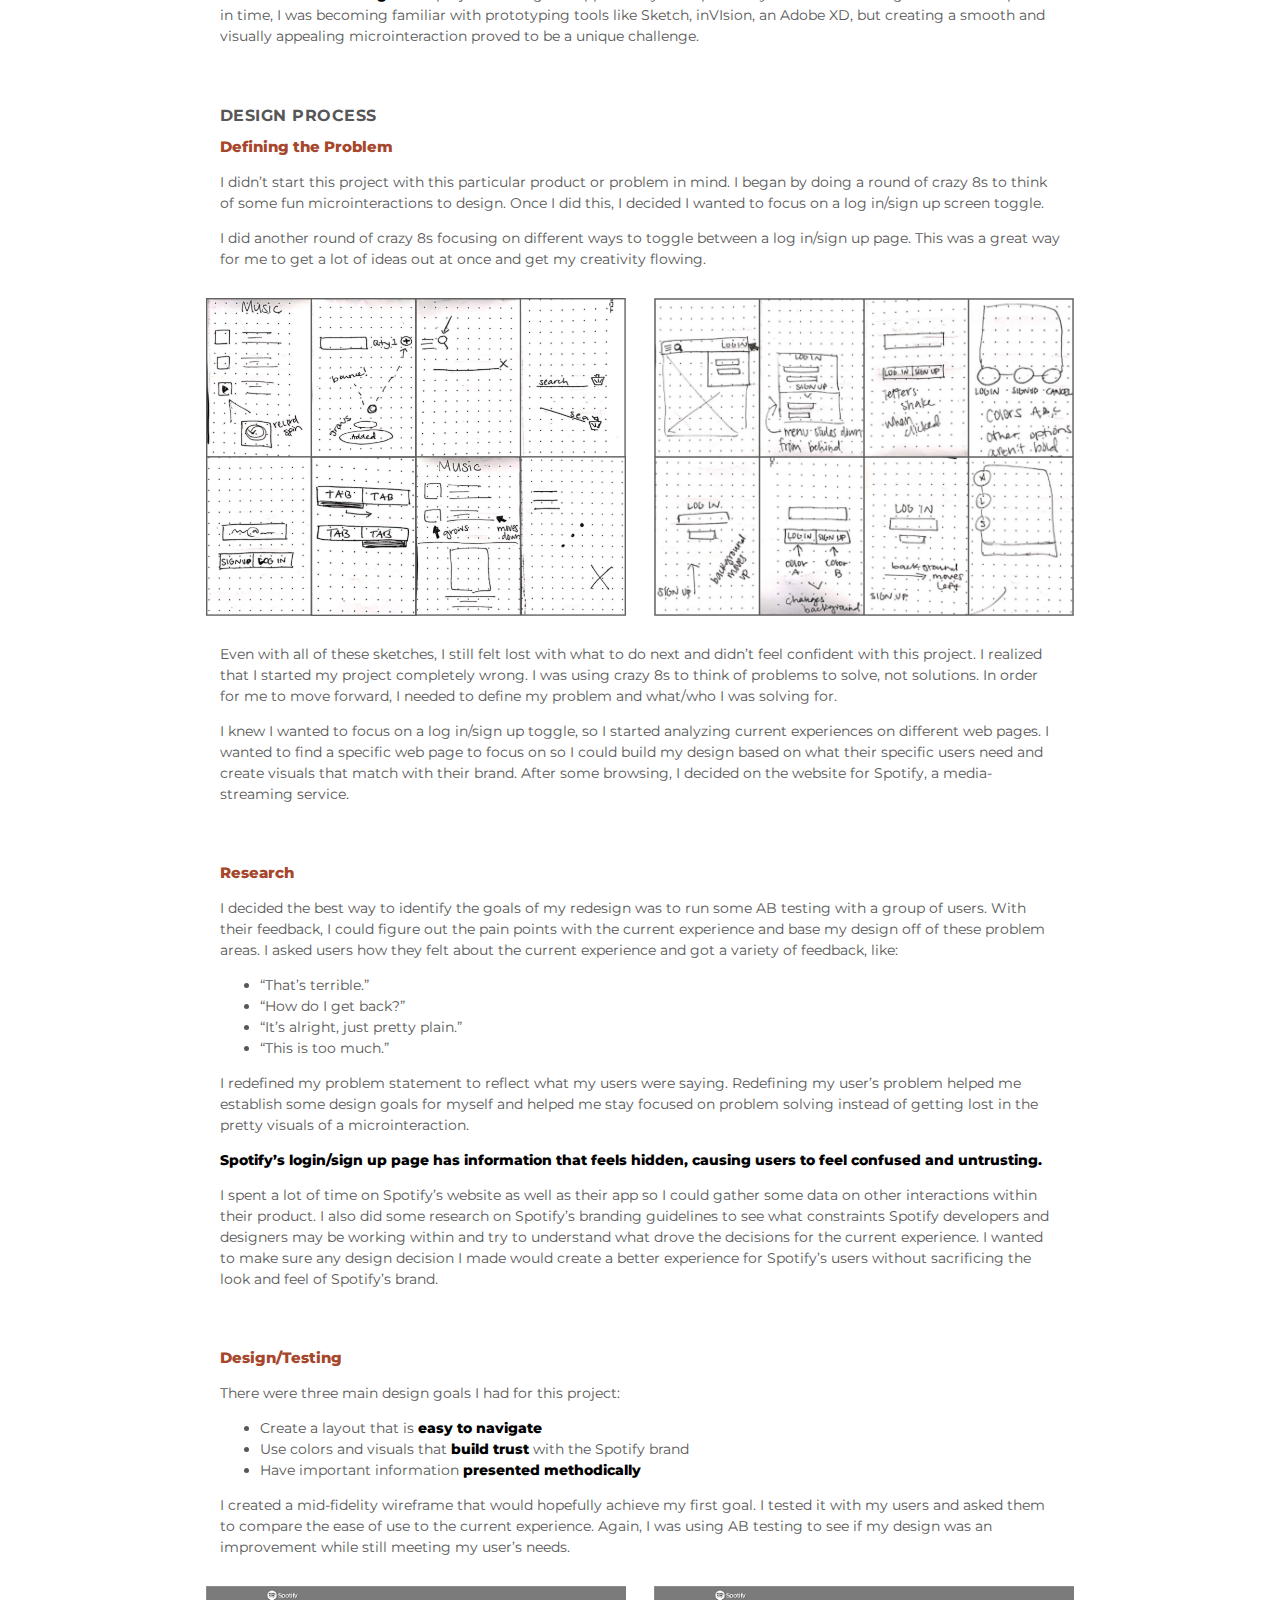
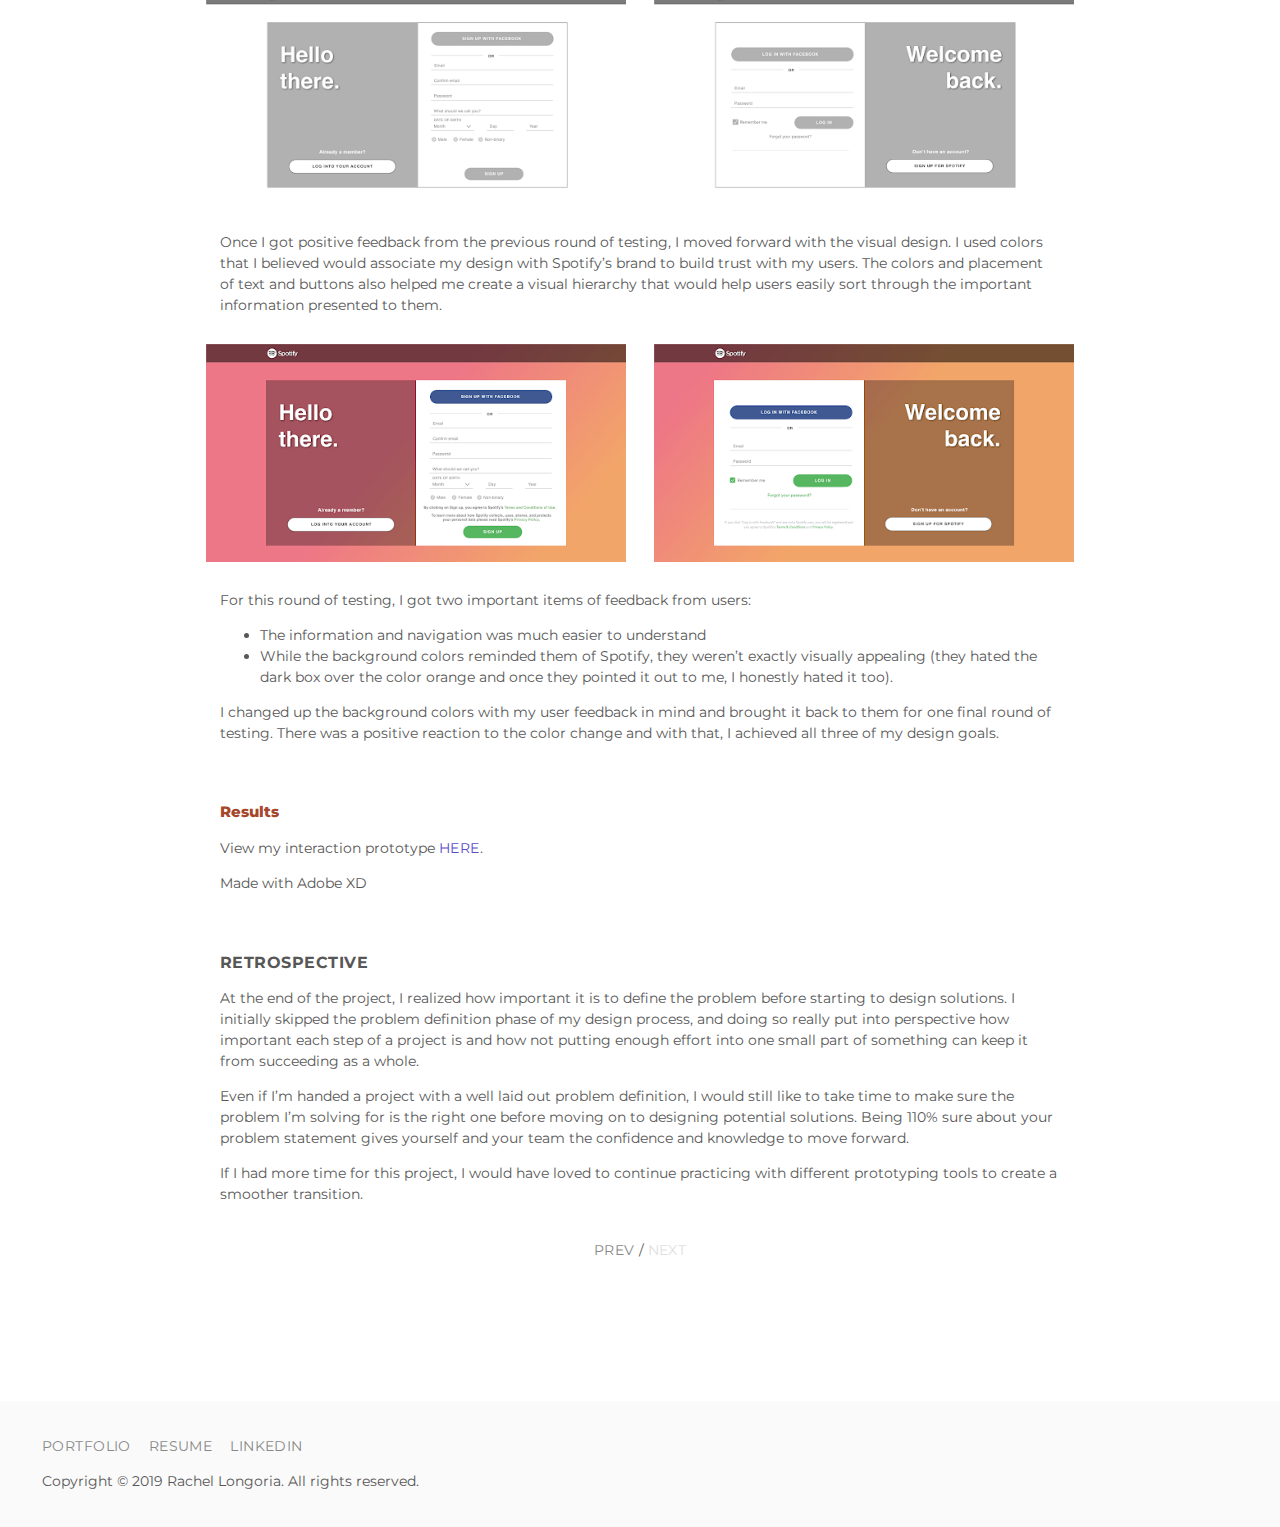
<file: spotify.html>
<!DOCTYPE html>
<html lang="en-us">

	<head>

		<meta charset="UTF-8">
		<meta name="viewport" content="width=device-width, initial-scale=1">

		<title>Rachel Longoria - Spotify Case Study</title>

		<link href="main.css" rel="stylesheet">
		<link href="https://fonts.googleapis.com/css?family=Montserrat|Nunito:400,600,800&display=swap" rel="stylesheet">

		<link rel="icon" href="images/favicon.png" type="image/png">

	</head>

	<body>

		<header>

			<nav class="nav">

				<a class="nav-logo" href="index.html">Rachel Longoria</a>

				<ul>

					<li><a href="index.html">Home</a></li>
					<li><a class="current-link" href="portfolio.html">Portfolio</a></li>
					<li><a href="resume.html">Resume</a></li>
					<li><a href="contact.html">Contact</a></li>

				</ul>

			</nav>

		</header>

		<main class="portfolio-piece">
			
			<nav class="portfolio-second-nav">
				
				<a href="freshpro.html">prev</a> / <a class="disabled">next</a>

			</nav>

			<div class="primary-title">

				<h1>Spotify</h1>
				<p>Redesigning the Login Experience</p>

			</div>

			<img src="images/spotify/spotify-main.png" alt="Spotify - Redesigning the login experience">

			<h3>Overview</h3>

			<p>The goal of this project was to apply learned interaction design principles to improve a microinteraction within an existing website.</p>

			<p>I chose to <b>redesign the Spotify log in/sign up pages to create a smooth, more transparent experience for users switching between two modes.</b></p>

			<h3>Audience</h3>

			<p>The audience for this project are people who:</p>

			<ul>
				<li>Are trying to log in to an existing Spotify account</li>

				<li>Are trying to create a new Spotify account</li>

			</ul>

			<h3>Team/Role</h3>

			<p>I worked alone on the overall project, although I did get feedback from a group of classmates on design decisions during the ideation phase. Their feedback helped me improve my overall design and gave insight on potential solutions that I otherwise could have overlooked.</p>

			<h3>Constraints</h3>

			<p><b>Short time period.</b> I had three weeks to define the problem, conduct research, create a prototype, and test it with users.</p>

			<p><b>Limited tool knowledge.</b> This project was a great opportunity to improve my Ui and visual design skills. At this point in time, I was becoming familiar with prototyping tools like Sketch, inVIsion, an Adobe XD, but creating a smooth and visually appealing microinteraction proved to be a unique challenge.</p>

			<div class="secondary-title">

				<h3>Design Process</h3>
				<h4>Defining the Problem</h4>

			</div>

			<p>I didn’t start this project with this particular product or problem in mind. I began by doing a round of crazy 8s to think of some fun microinteractions to design. Once I did this, I decided I wanted to focus on a log in/sign up screen toggle.</p>

			<p>I did another round of crazy 8s focusing on different ways to toggle between a log in/sign up page. This was a great way for me to get a lot of ideas out at once and get my creativity flowing.</p>

			<div class="portfolio-artifact2">

				<img src="images/spotify/crazy8-1.png" alt="Spotify - Crazy 8s">
				<img src="images/spotify/crazy8-2.png" alt="Spotify - Crazy 8s">

			</div>

			<p>Even with all of these sketches, I still felt lost with what to do next and didn’t feel confident with this project. I realized that I started my project completely wrong. I was using crazy 8s to think of problems to solve, not solutions. In order for me to move forward, I needed to define my problem and what/who I was solving for.</p>

			<p>I knew I wanted to focus on a log in/sign up toggle, so I started analyzing current experiences on different web pages. I wanted to find a specific web page to focus on so I could build my design based on what their specific users need and create visuals that match with their brand. After some browsing, I decided on the website for Spotify, a media-streaming service.</p>

			<h4>Research</h4>

			<p>I decided the best way to identify the goals of my redesign was to run some AB testing with a group of users. With their feedback, I could figure out the pain points with the current experience and base my design off of these problem areas. I asked users how they felt about the current experience and got a variety of feedback, like:</p>

			<ul>

				<li>“That’s terrible.”</li>
				<li>“How do I get back?”</li>
				<li>“It’s alright, just pretty plain.”</li>
				<li>“This is too much.”</li>

			</ul>

			<p>I redefined my problem statement to reflect what my users were saying. Redefining my user’s problem helped me establish some design goals for myself and helped me stay focused on problem solving instead of getting lost in the pretty visuals of a microinteraction.</p>

 			<p><b>Spotify’s login/sign up page has information that feels hidden, causing users to feel confused and untrusting.</b></p>

			<p>I spent a lot of time on Spotify’s website as well as their app so I could gather some data on other interactions within their product. I also did some research on Spotify’s branding guidelines to see what constraints Spotify developers and designers may be working within and try to understand what drove the decisions for the current experience. I wanted to make sure any design decision I made would create a better experience for Spotify’s users without sacrificing the look and feel of Spotify’s brand.</p>

			<h4>Design/Testing</h4>

			<p>There were three main design goals I had for this project:

			<ul>

				<li>Create a layout that is <b>easy to navigate</b></li>
				<li>Use colors and visuals that <b>build trust</b> with the Spotify brand</li>
				<li>Have important information <b>presented methodically</b></li>

			</ul>

			<p>I created a mid-fidelity wireframe that would hopefully achieve my first goal. I tested it with my users and asked them to compare the ease of use to the current experience. Again, I was using AB testing to see if my design was an improvement while still meeting my user’s needs.</p>

			<div class="portfolio-artifact2">

				<img src="images/spotify/testing1-1.png" alt="Spotify - Usability Testing 1">
				<img src="images/spotify/testing1-2.png" alt="Spotify - Usability Testing 1">

			</div>

			<p>Once I got positive feedback from the previous round of testing, I moved forward with the visual design. I used colors that I believed would associate my design with Spotify’s brand to build trust with my users. The colors and placement of text and buttons also helped me create a visual hierarchy that would help users easily sort through the important information presented to them.</p>

			<div class="portfolio-artifact2">

				<img src="images/spotify/testing2-1.png" alt="Spotify - Usability Testing 2">
				<img src="images/spotify/testing2-2.png" alt="Spotify - Usability Testing 2">

			</div>

			<p>For this round of testing, I got two important items of feedback from users:</p>

			<ul>

				<li>The information and navigation was much easier to understand </li>
				<li>While the background colors reminded them of Spotify, they weren’t exactly visually appealing (they hated the dark box over the color orange and once they pointed it out to me, I honestly hated it too).</li>

			</ul>

			<p>I changed up the background colors with my user feedback in mind and brought it back to them for one final round of testing. There was a positive reaction to the color change and with that, I achieved all three of my design goals.</p>

			<h4>Results</h4>

			<p>View my interaction prototype <a href="https://xd.adobe.com/view/d2ce08da-6f2e-40a5-4abf-605d8cab84a5-a4ff/">here</a>.

			<p>Made with Adobe XD</p>

			<h3>Retrospective</h3>

			<p>At the end of the project, I realized how important it is to define the problem before starting to design solutions. I initially skipped the problem definition phase of my design process, and doing so really put into perspective how important each step of a project is and how not putting enough effort into one small part of something can keep it from succeeding as a whole.</p>

			<p>Even if I’m handed a project with a well laid out problem definition, I would still like to take time to make sure the problem I’m solving for is the right one before moving on to designing potential solutions. Being 110% sure about your problem statement gives yourself and your team the confidence and knowledge to move forward.</p>

			<p>If I had more time for this project, I would have loved to continue practicing with different prototyping tools to create a smoother transition.</p>

			<br>

			<nav class="portfolio-second-nav">
				
				<a href="freshpro.html">prev</a> / <a class="disabled">next</a>

			</nav>

		</main>

		<footer>

			<nav>
				<ul>
					<li><a href="portfolio.html">Portfolio</a></li>
					<li><a href="resume.html">Resume</a></li>
					<li><a href="https://linkedin.com/in/rachel-longoria/">LinkedIn</a></li>
				</ul>
			</nav>

			<p>Copyright &copy; 2019 Rachel Longoria. All rights reserved.</p>

		</footer>
		
	</body>

</html>
</file>
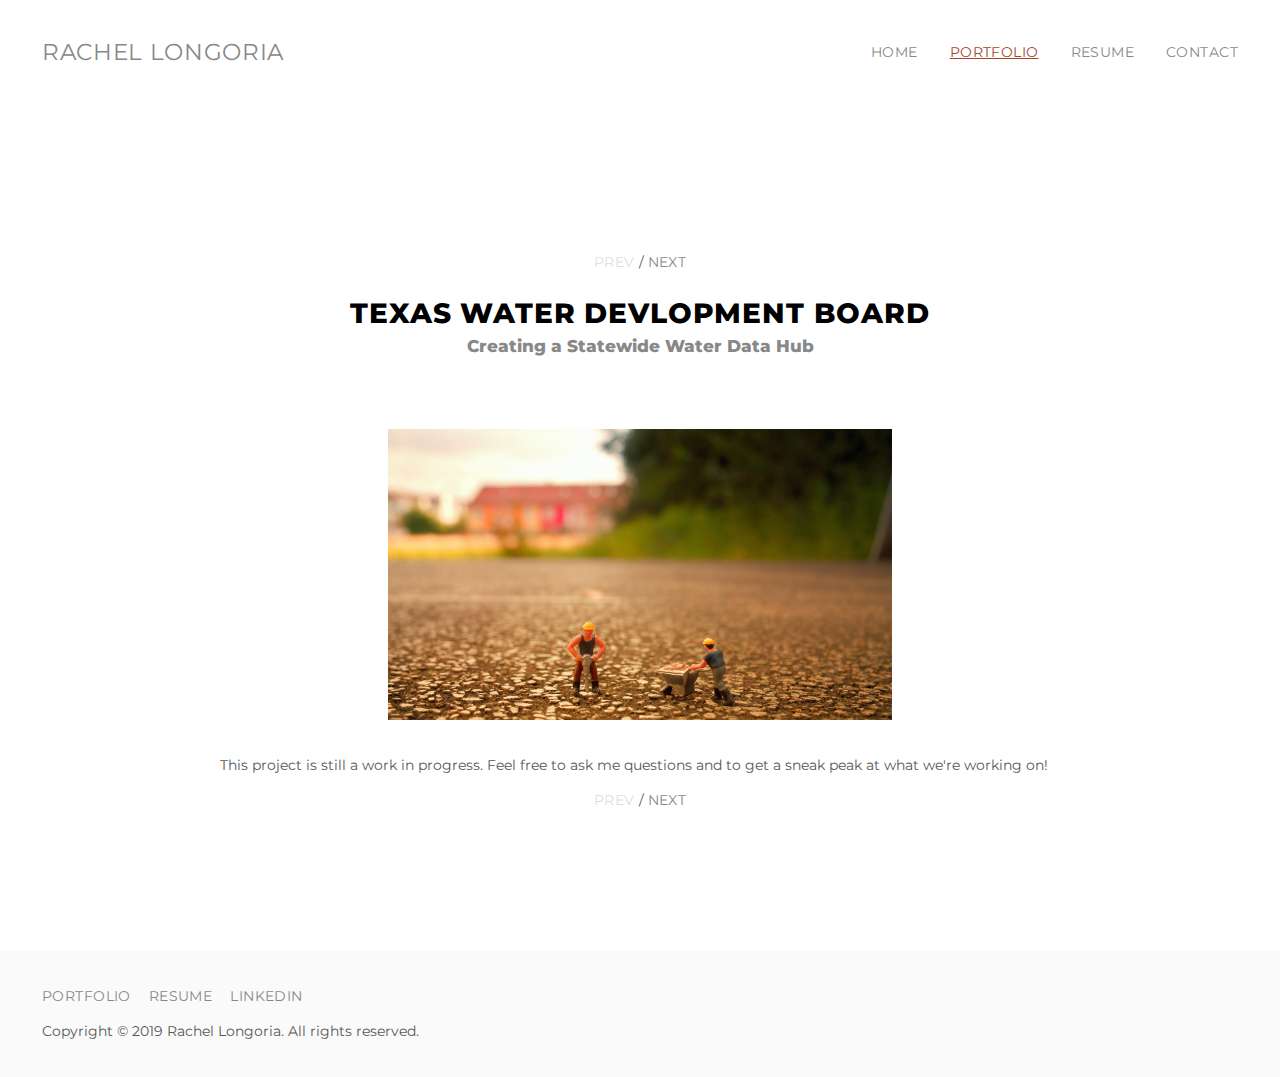
<file: twdb-internship.html>
<!DOCTYPE html>
<html lang="en-us">

	<head>

		<meta charset="UTF-8">
		<meta name="viewport" content="width=device-width, initial-scale=1">

		<title>Rachel Longoria - City of Austin Service Design Lab Internship</title>

		<link href="main.css" rel="stylesheet">
		<link href="https://fonts.googleapis.com/css?family=Montserrat|Nunito:400,600,800&display=swap" rel="stylesheet">

		<link rel="icon" href="images/favicon.png" type="image/png">

	</head>

	<body>

		<header>

			<nav class="nav">

				<a class="nav-logo" href="index.html">Rachel Longoria</a>

				<ul>

					<li><a href="index.html">Home</a></li>
					<li><a class="current-link" href="portfolio.html">Portfolio</a></li>
					<li><a href="resume.html">Resume</a></li>
					<li><a href="contact.html">Contact</a></li>

				</ul>

			</nav>

		</header>

		<main class="portfolio-piece">
			
			<nav class="portfolio-second-nav">
				
				<a class="disabled">prev</a> / <a href="sdl-internship.html">next</a>

			</nav>

			<div class="primary-title">

				<h1>Texas Water Devlopment Board</h1>
				<p>Creating a Statewide Water Data Hub</p>

			</div>

			<img src="images/twdb-internship/under-construction.jpeg" alt="Under construction">

			<br>

			<p>This project is still a work in progress. Feel free to ask me questions and to get a sneak peak at what we're working on!

			<br>

			<nav class="portfolio-second-nav">
				
				<a class="disabled">prev</a> / <a href="sdl-internship.html">next</a>

			</nav>

		</main>

		<footer>

			<nav>
				<ul>
					<li><a href="portfolio.html">Portfolio</a></li>
					<li><a href="resume.html">Resume</a></li>
					<li><a href="https://linkedin.com/in/rachel-longoria/">LinkedIn</a></li>
				</ul>
			</nav>

			<p>Copyright &copy; 2019 Rachel Longoria. All rights reserved.</p>

		</footer>
		
	</body>

</html>
</file>
<file: main.css>
/*========================================================================
===============
	COLORS
===============
========================================================================*/

html {

	--color-gray-light: #fff;
	--color-gray-medium: #888;
	--color-gray-dark: #575757;
	--color-accent: #a6462b;
	--color-disabled: #dedede;

}

/*========================================================================
==================
	TYPOGRAPHY
==================
========================================================================*/

html {

	color: var(--color-gray-dark);

	--font-primary: 'Montserrat', sans-serif;

	--font-size-ratio: 1.1;
	--font-size-five-up: calc( var(--font-size-four-up) * var(--font-size-ratio) );
	--font-size-four-up: calc( var(--font-size-three-up) * var(--font-size-ratio) );
	--font-size-three-up: calc( var(--font-size-two-up) * var(--font-size-ratio) );
	--font-size-two-up: calc( var(--font-size-one-up) * var(--font-size-ratio) );
	--font-size-one-up: calc( 1rem * var(--font-size-ratio) );
	--font-size-one-down: calc( 1rem / var(--font-size-ratio) );
	--font-size-two-down: calc( var(--font-size-one-down) / var(--font-size-ratio) );
	--font-size-three-down: calc( var(--font-size-two-down) / var(--font-size-ratio) );

	font-family: var(--font-primary), 'Nunito';
	font-size: 14px;
	line-height: 1.5;

}

a {
	color: #5a4bc9;
	letter-spacing: .03em;
	text-decoration: none;
	text-transform: uppercase;
}

a:hover {
	color: black;
	cursor: pointer;
	text-decoration: underline;
}

a:active {
	color: #5a4bc9;
	font-weight: 800;
}

a:disabled {
	color: var(--color-disabled);
}

.disabled {
	color: var(--color-disabled);
	cursor: default;
}

.disabled:hover {
	color: var(--color-disabled);
	cursor: default;
}

nav a {
	color: var(--color-gray-medium);
	text-decoration: none;
}

.nav-logo {
	color: #5a4bc9);
	font-size: var(--font-size-five-up);
}

.nav-logo:hover {
	font-weight: 600;
}

.current-link {
	color: var(--color-accent);
	text-decoration: underline;
}

nav {
	text-align: center;
}

h1 {
	color: black;
	font-weight: 800;
}

h2 {
	colors: var(--color-gray-dark);
	font-weight: 400;
}

h3 {
	color: var(--color-gray-dark);	
}

h4 {
	color: var(--color-accent);	
	font-size: var(--font-size-one-up);
	font-weight: 800;
}

h5 {
	color: black;
	font-size: var(--font-size-standard);
	font-weight: 800;
	text-transform: uppercase;	
}

h6 {
	color: var(--color-accent);
	font-size: var(--font-size-standard);
	font-style: italic;	
}

b {
	color: black;
	font-weight: 800;
}

em {
	color: var(--color-gray-medium);
}

.hero h1 {
	color: black;
	letter-spacing: .04em;
	text-align: center;
}

.about-page h2 {
	color: var(--color-gray-dark);
	font-size: var(--font-size-five-up);
	font-weight: 400;
}

.about-page p {
	font-size: var(--font-size-two-up);
}

.portfolio-piece .primary-title h1 {
	letter-spacing: .03em;
	text-align: center;
	text-transform: uppercase;
}

.portfolio-piece .primary-title p {
	color: var(--color-gray-medium);
	font-size: var(--font-size-two-up);
	text-align: center;
}

.portfolio-piece h3 {
	letter-spacing: .03em;
	text-transform: uppercase;
}

.main-resume a {
	text-transform: none;
}

.pdf {
	text-decoration: underline;
}

.pdf a {
	font-size: var(--font-size-one-down);
}

.primary-title p {
	font-size: var(--font-size-two-up);
	font-weight: 800;
}

.primary-title a {
	text-decoration: underline;
}

.resume-contact a {
	color: var(--color-accent);
	text-decoration: none;
}

.resume-contact a:hover {
	font-weight: 800;
}

.resume-skills summary:focus {
	color: var(--color-accent);
}

figcaption {
	text-align: center;
}

figcaption a {
	color: var(--color-gray-dark);
	text-decoration: none;
	text-transform: none;
}

.contact-grid a {
	color: var(--color-accent);
	text-transform: none;
}

.contact-grid a:hover {
	color: var(--color-accent);
	font-weight: 800;
}

.contact-grid h3 {
	font-size: var(--font-size-one-down);
	font-weight: 800;
}

input[disabled], select[disabled], textarea[disabled] {
	opacity: .5;
}

input[type="submit"] {
	background-color: var(--color-accent);
	border: none;
	color: white;
	font-size: var(--font-size-standard);
	font-weight: 600;
	letter-spacing: .03em;
	min-width: 10rem;
	padding: .75rem 1rem;
	text-transform: uppercase;
}

input[type="submit"]:hover {
	background-color: white;
	color: var(--color-accent);
	border: 1px solid var(--color-accent);
}

input[type="submit"]:active {
	box-shadow: 0 0 2px var(--color-accent);
	cursor: pointer;
}

form label {
	text-align: left;
}

.form-requirement {
	font-size: var(--font-size-one-down);
}

@media ( min-width: 650px ) {

	.primary-title p {
		font-size: var(--font-size-three-up);
	}
}

@media ( min-width: 700px ) {

	.contact-grid {
		text-align: center;
	}
}

@media ( min-width: 745px ) {

	.hero h1 {
		text-align: left;
	}
}

footer a {
	text-decoration: none;
}

/*========================================================================
==================
	NAVIGATION
==================
========================================================================*/

header {
	background-color: white;
	padding: 2rem 0;
	position: fixed;
	top: 0;
	width: 100%;
}

.nav {
	margin: 0 auto;
	max-width: 90rem;
	padding: 0 2rem;
}

.nav li {
	list-style-type: none;
	padding: .25rem;
}

.nav ul {
	display: block;
	padding-left: 0;
	margin-bottom: 0;
}

@media ( min-width: 850px) {

	.nav-logo {
		padding-left: 1rem;
	}

	.nav {
		align-items: center;
		display: flex;
		justify-content: space-between;
	}

	.nav ul {
		margin-bottom: 1rem;
	}

	.nav li {
		display: inline;
		padding: 1rem;
	}
}

/*========================================================================
============
	MAIN
============
========================================================================*/

body {
	margin: 0;
}

html {

--margin-standard-ratio: 2;
	--margin-three-up: calc( var(--margin-two-up) * var(--margin-standard-ratio) );
	--margin-two-up: calc( var(--margin-one-up) * var(--margin-standard-ratio) );
	--margin-one-up: calc( var(--margin-standard) * var(--margin-standard-ratio) );
	--margin-one-down: calc( var(--margin-standard) / var(--margin-standard-ratio) );

	--margin-standard: 1rem;

}

main {
	margin: 18rem auto 0;
	max-width: 60rem;
	padding: 0 3rem;
}

/*========================================================================
============
	HERO
============
========================================================================*/

.hero {
	margin-bottom: var(--margin-three-up);
}

.hero h1, .hero h2 {
	animation: fade-in 1s ease;
	padding: 1rem 0;
}

.hero img {
	border-radius: 3px;
	max-height: 100%;
	max-width: 100%;
}
@keyframes fade-in {

	0% {
		opacity: 0;
		
	}

	100% {
		opacity: 1;
		
	}

}

@media ( min-width: 745px ) {

	.hero {
		align-items: center;
		display: flex;
	}

	.hero img {
		margin-left: var(--margin-two-up);
		max-height: 50%;
		max-width: 50%;
	}

}

/*========================================================================
=================
	ABOUT PAGE
=================
=======================================================================*/

.about-page .button {
	margin: 0;
}

.about-info {
	margin-bottom: 3rem;
}

.logo {
	display: block;
	margin: 0 auto;
	max-height: auto;
	max-width: 30%;
	padding-top: 3rem;
}

/*========================================================================
=============
	BUTTON
=============
========================================================================*/

.button {
	background-color: var(--color-accent);
	border-radius: 3px;
	color: white;
	cursor: pointer;
	font-size: var(--font-size-standard);
	font-weight: 600;
	letter-spacing: .03em;
	margin: var(--margin-one-up);
	max-width: 10rem;
	padding: .75rem 1rem;
	text-align: center;
	text-decoration: none;
	text-transform: uppercase;
}

.button:hover {
	background-color: white;
	border: solid 1px var(--color-accent);
	font-weight: 800;
	opacity: .8;
}

.button:active {
	opacity: 1;
	box-shadow: 0 0 2px var(--color-accent);
}

/*========================================================================
=============
	RESUME
=============
========================================================================*/

.main-resume h4 {
	border-bottom: solid 1px var(--color-gray-medium);
	margin: var(--margin-two-up) 0 0;
}

.pdf {
	margin: 0;
}

.primary-title  h1 {
	margin-bottom: 0;
	padding-right: 1rem;
}

.resume-other details {
	border-bottom: 1px solid var(--color-gray-dark);
	padding: .5rem;
}

.resume-other summary {
	padding: .5rem;
}

.resume-other summary:focus {
	border-bottom: .5rem;
	color: var(--color-accent);
	outline: none;
}

.resume-contact {
	margin-top: var(--margin-two-up);
}

@media ( min-width: 650px ) {

	.primary-title-name {
	align-items: baseline;
	display: flex;
	}
}

@media ( min-width: 900px ) {

	.main-resume {
		display: grid;
		grid-column-gap: 4rem;
		grid-template-columns: 1fr 1fr;
	}

	.main-resume h3 {
		margin: 0;
	}

	.resume-contact {
		grid-column-start: 2;
		grid-row-start: 1;
		margin-top: 3rem;

	}

	.resume-experience {
		grid-row-start: 2;
		grid-row-end: 4;
	}

	.resume-other {
		grid-column-start: 2;
		grid-row-start: 2;	
	}

}

/*========================================================================
================
	PORTFOLIO
================
========================================================================*/

.portfolio-piece .primary-title h1 {
	padding-right: 0;
}

.portfolio-piece .primary-title p {
	margin: 0 0 5rem;
}

.portfolio-piece h3 {
	margin: var(--margin-two-up) 0 .5rem;
}

.portfolio-piece h4 {
	margin: var(--margin-two-up) 0 .5rem;
}

.portfolio-piece .secondary-title h4 {
	margin-top: .5rem;
}

.portfolio-piece h4 {
	margin: var(--margin-two-up) 0 .5rem;
}

.portfolio-grid img {
	border-radius: 3px;
	max-width: 100%;
}

figure {
	margin: var(--margin-two-up) 0;
}

@media ( min-width: 600px) {

	figure {
		margin: 0;
	}

	.portfolio-grid {
		display: grid;
		grid-column-gap: .5rem;
		grid-row-gap: 2rem;
		grid-template-columns: 1fr 1fr;
	}
}

@media ( min-width: 800px) {
	.portfolio-grid {
		grid-template-columns: 1fr 1fr 1fr;
	}
}

/*========================================================================
======================
	PORTFOLIO PIECE
======================
========================================================================*/

.portfolio-piece img {
	display: block;
	margin: 0 auto;
	max-height: auto;
	max-width: 60%;
}

.portfolio-artifact2, .portfolio-artifact3 {
	display: flex;
	flex-direction: column;

}

.portfolio-artifact2 img, .portfolio-artifact3 img {
	margin: var(--margin-standard);
	max-height: auto;
	max-width: 100%;
}

.ecobag-results {
		border: .5px solid var(--color-gray-medium);
		box-shadow: 1px 1px 5px rgba(0,0,0,.2);
		letter-spacing: .2em;
		padding: .5rem;
		text-align: center;
		text-transform: uppercase;
}

@media ( min-width: 650px ) {

	.portfolio-artifact2, .portfolio-artifact3 {
	display: flex;
	flex-direction: row;
	justify-content: center;
	}

	.portfolio-artifact2 img {
		max-width: 50%;
		}

	.portfolio-artifact3 img {
		max-width: 33%;
		}

	}
}

/*========================================================================
===============
	CONTACT
===============
========================================================================*/

.contact-grid {
	display: inline;
	padding: 0 3rem;
}

.contact-gridcard {
	margin-bottom: var(--margin-standard);
}

input, select, textarea {
	border: 1px solid var(--color-gray-medium);
	border-radius: .2rem;
	box-sizing: border-box;
	margin-bottom: var(--margin-one-up);
	min-height: 3rem;
	min-width: 100%;
	padding: .5rem;
	-webkit-appearance: none;
}

textarea {
	min-height: 10rem;
}

input:focus, select:focus, textarea:focus {
	box-shadow: 2px 2px 4px var(--color-gray-light);
	outline: none;
}

label {
	display: block;
	margin-bottom: var(--margin-one-down);
}

.form-requirement {
	margin-top: var(--margin-one-up);
}

@media ( min-width: 700px ) {

	.contact-grid {
		display: grid;
		grid-gap: 1rem;
		grid-template-columns: 1fr 1fr 1fr;
		padding: 3rem 0;
	}

	.field-pair {
		display : flex;
		justify-content: space-between;
	}

	.firstname, .lastname {
		min-width: 49%;
	}
}

/*========================================================================
==============
	FOOTER
==============
========================================================================*/

footer {
	background-color: #FAFAFA;
	padding: 1.5rem 3rem;
	margin-top: 10rem;
	text-align: center;
}

footer ul {
	list-style-type: none;
	padding-left: 0;
}

footer li {
	display: inline;
	margin: var(--margin-one-down);
}

@media ( min-width: 700px ) {

	footer {
		text-align: left;
	}

	footer nav {
		text-align: left;
	}
	
	footer ul {
		list-style-type: none;
	}

	footer li {
		margin: 0 var(--margin-standard) 0 0;

	}

}
</file>
